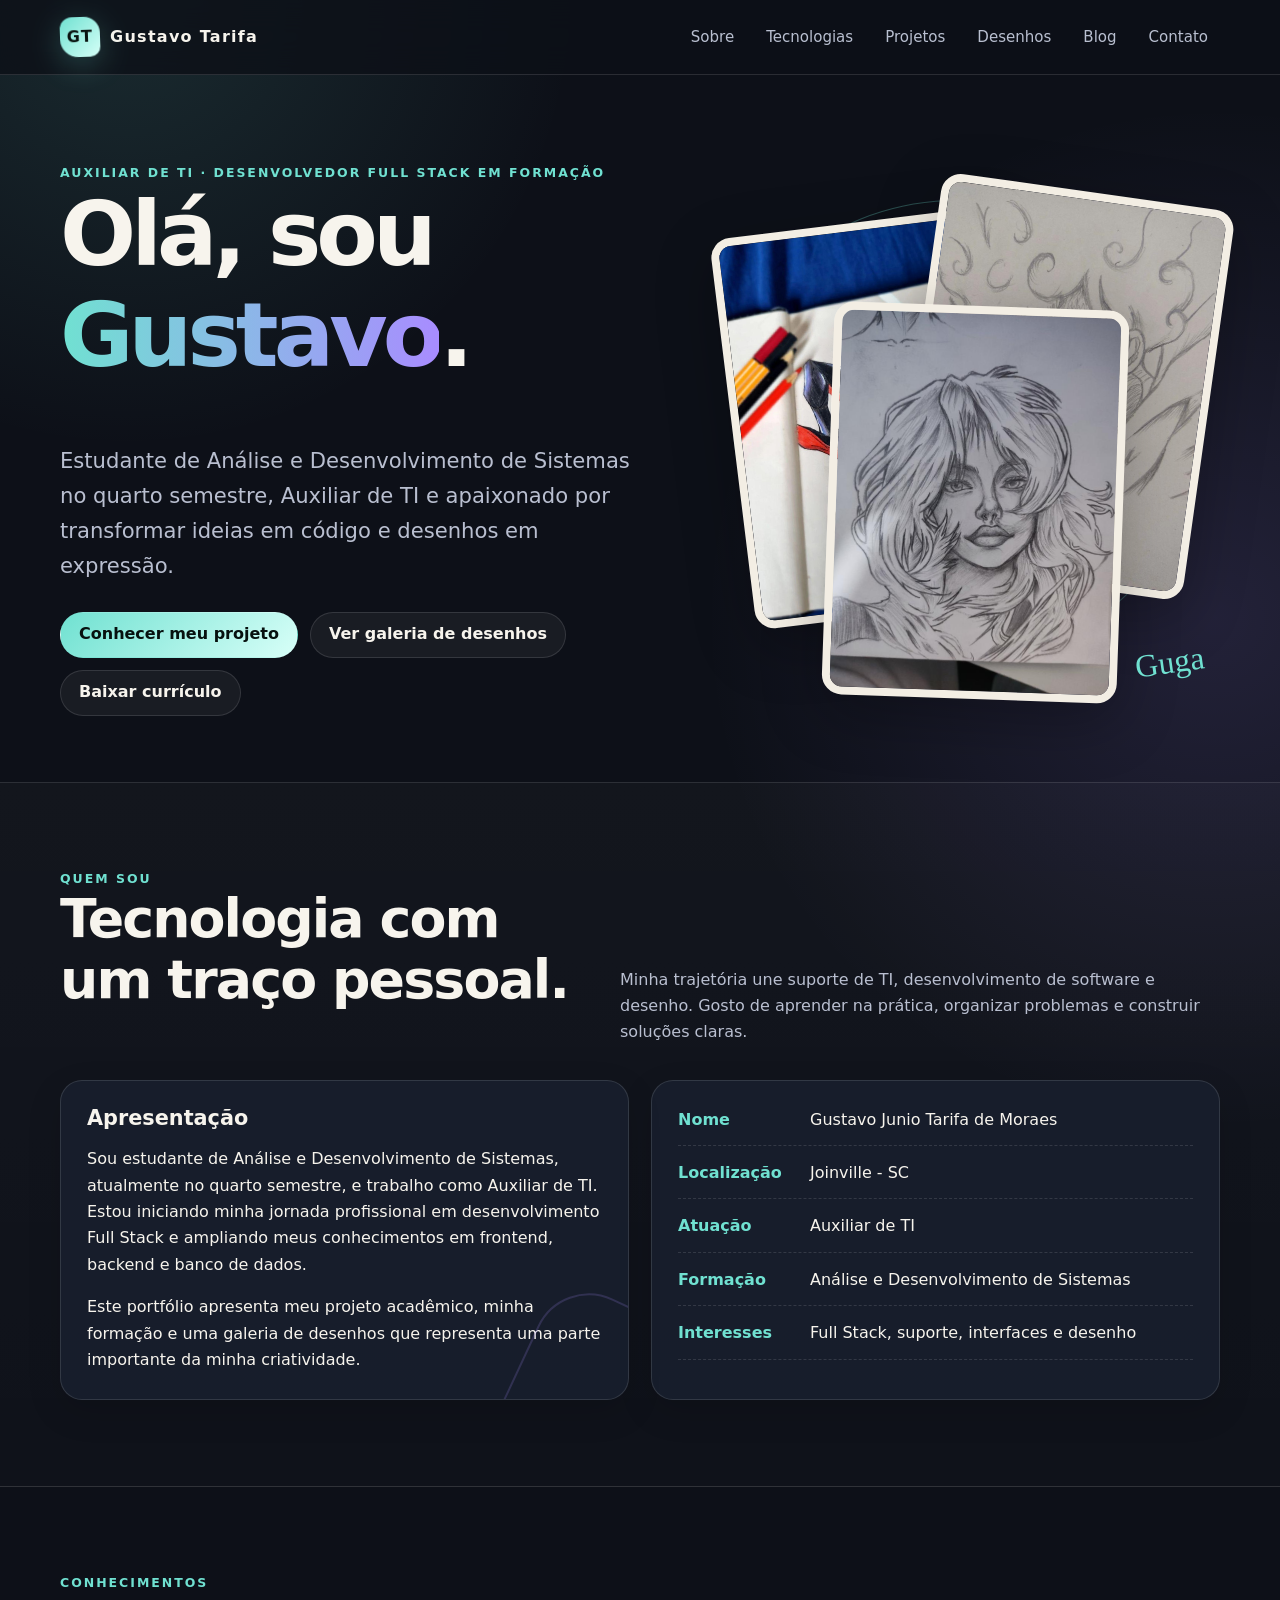
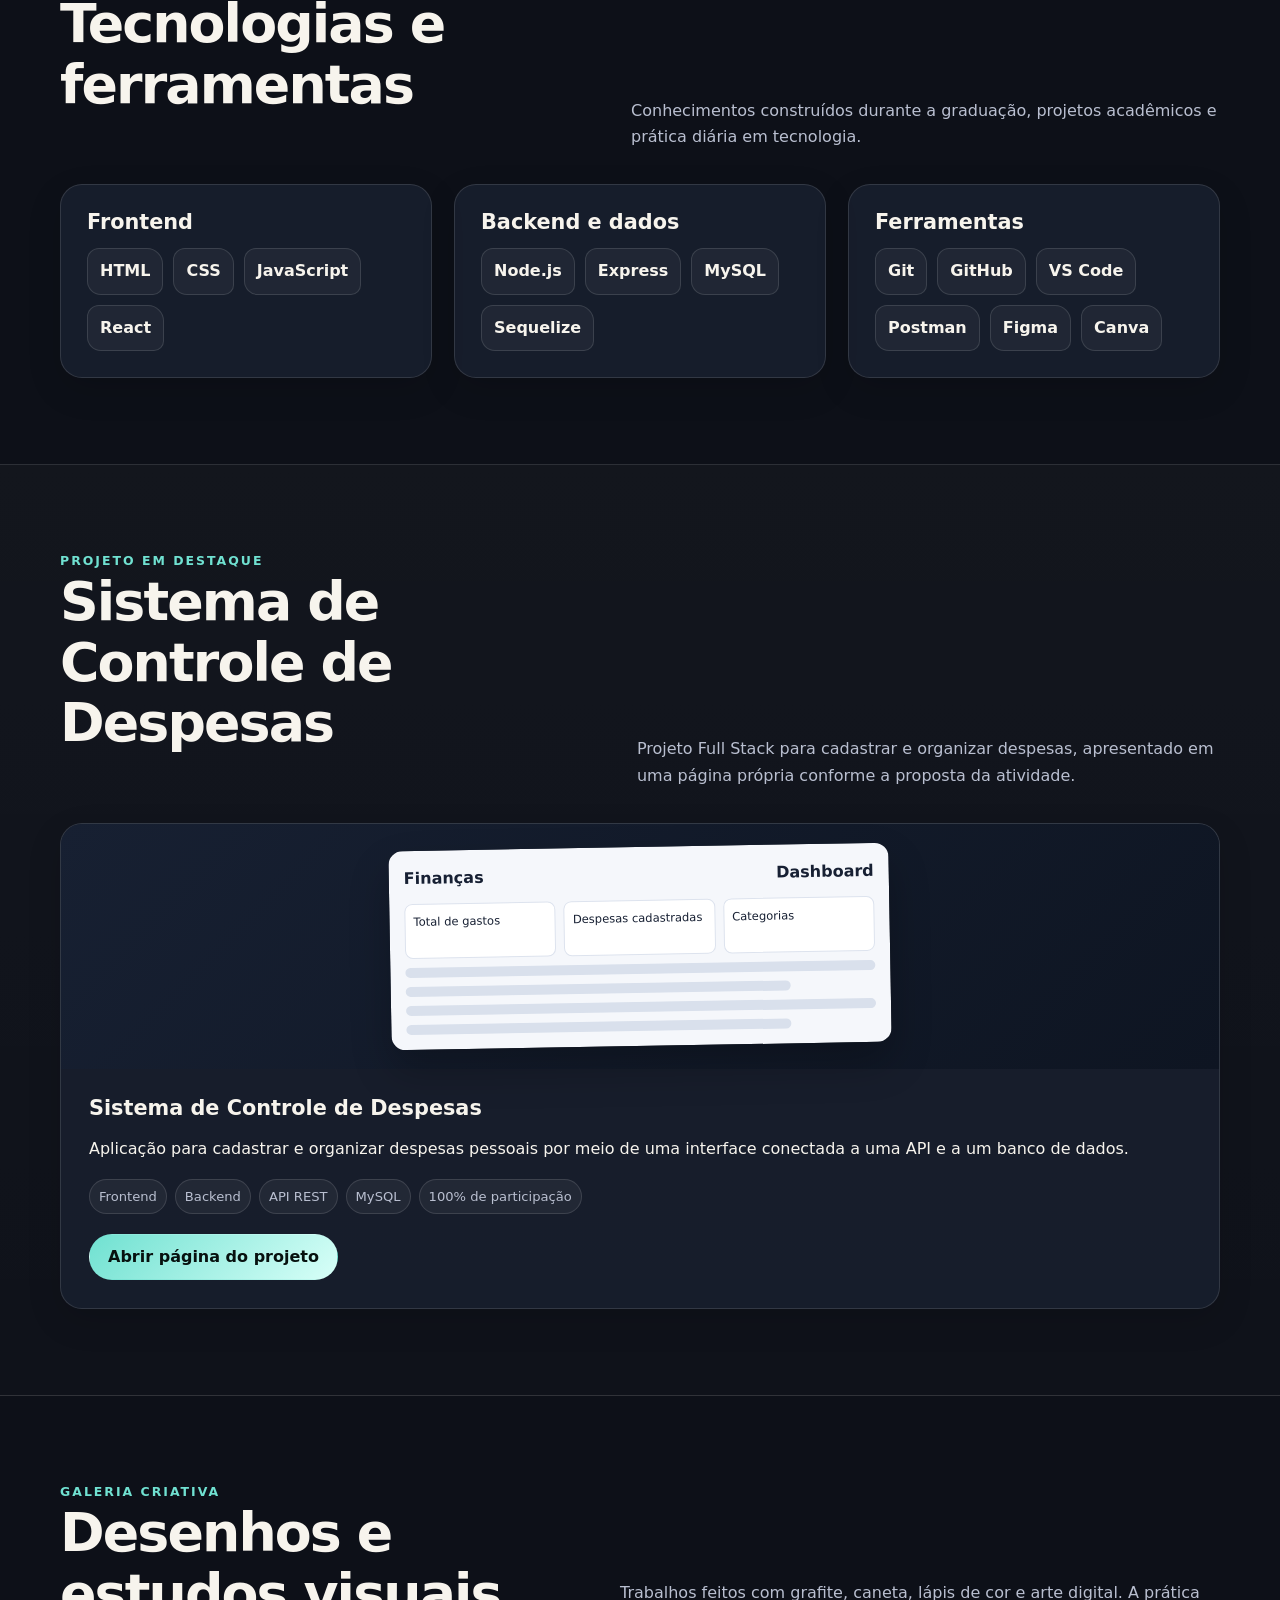
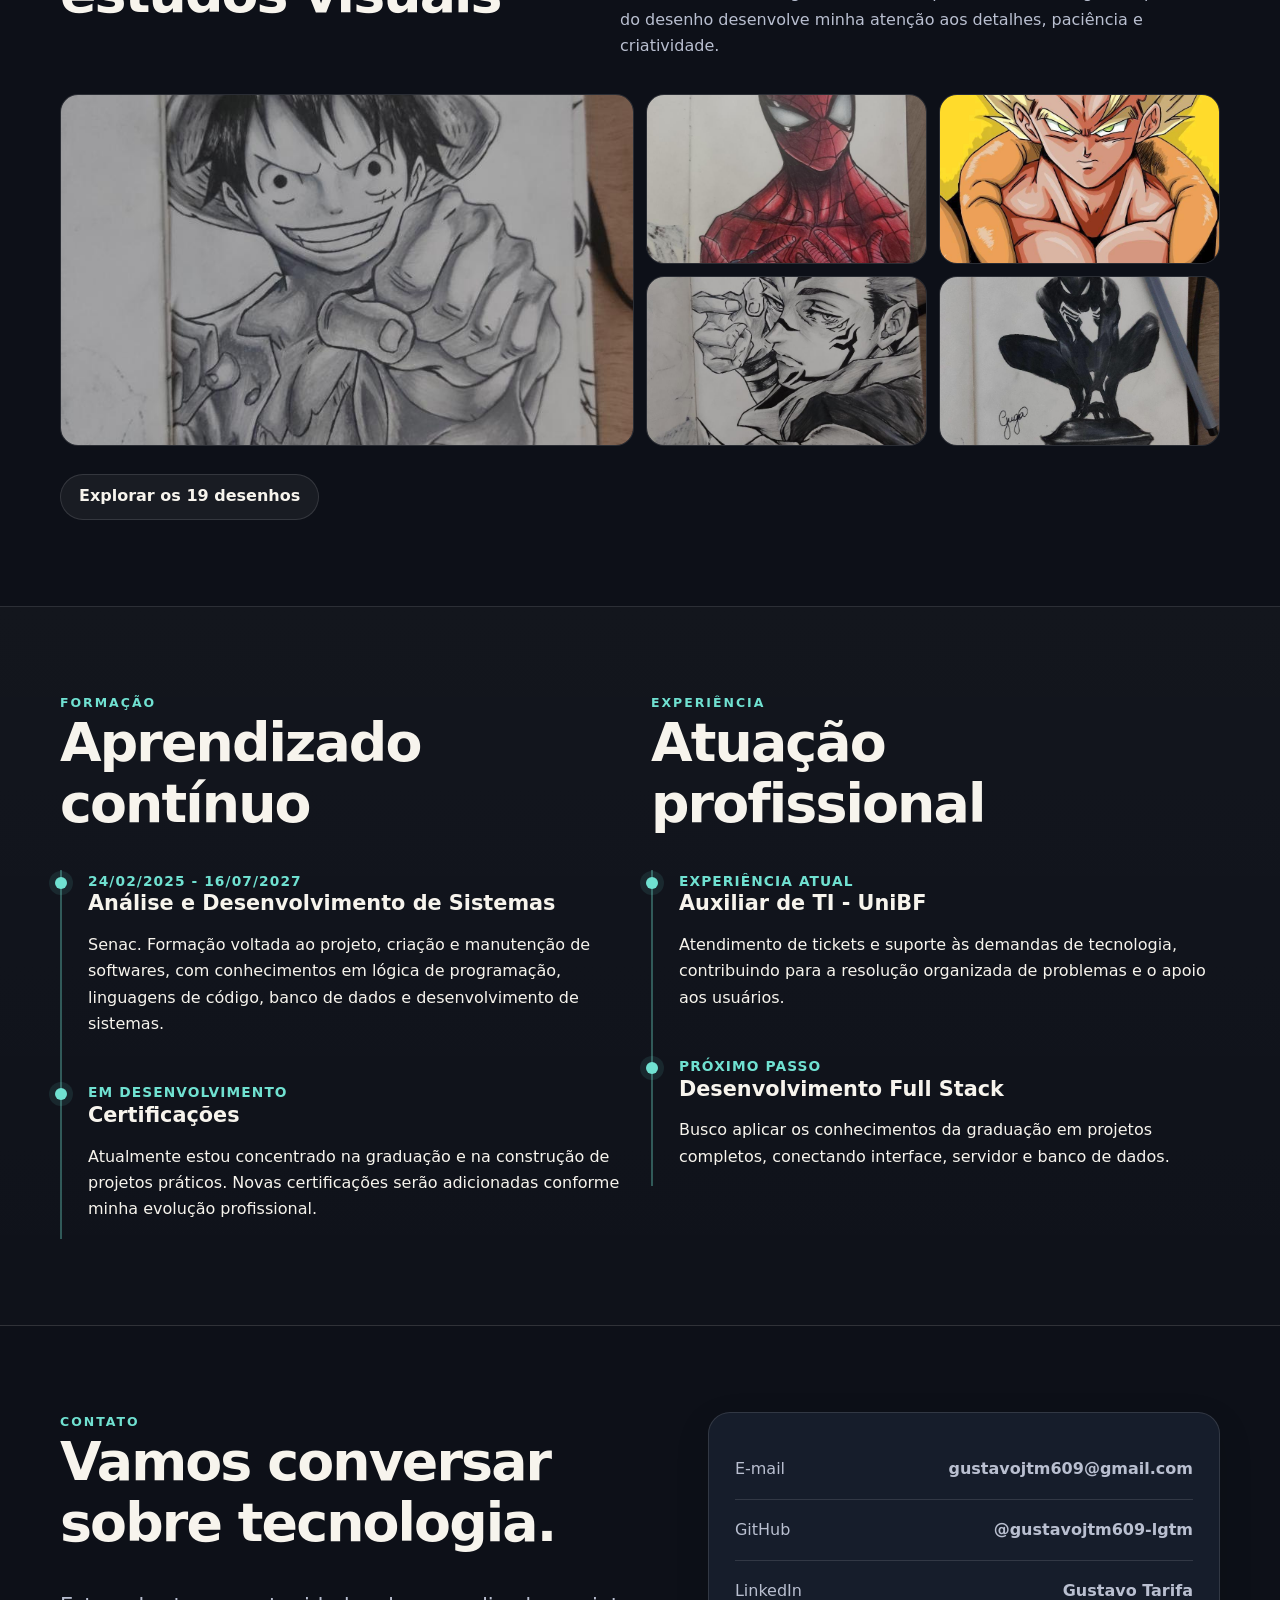
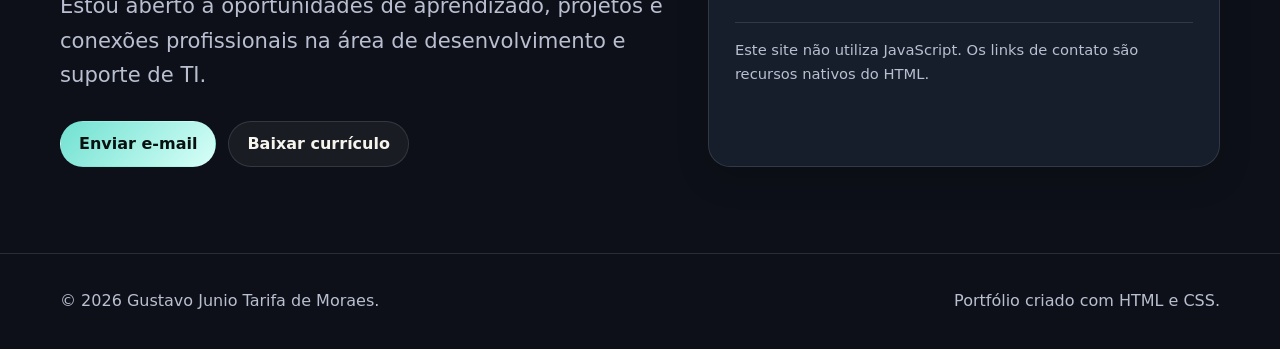
<file: index.html>
<!DOCTYPE html>
<html lang="pt-BR">
<head>
  <meta charset="UTF-8">
  <meta name="viewport" content="width=device-width, initial-scale=1.0">
  <meta name="description" content="Portfólio de Gustavo Tarifa: Auxiliar de TI, estudante de ADS, projeto Full Stack e galeria de desenhos.">
  <title>Gustavo Tarifa | Portfólio</title>
  <link rel="stylesheet" href="assets/css/style.css">
</head>
<body>
<a class="skip-link" href="#conteudo">Ir para o conteúdo</a>

<header class="site-header">
  <div class="container nav-wrap">
    <a class="brand" href="index.html"><span class="brand-mark">GT</span><span>Gustavo Tarifa</span></a>
    <nav class="nav-links" aria-label="Navegação principal">
      <a href="index.html#sobre">Sobre</a>
      <a href="index.html#tecnologias">Tecnologias</a>
      <a href="index.html#projetos">Projetos</a>
      <a href="desenhos.html">Desenhos</a>
      <a href="blog.html">Blog</a>
      <a href="index.html#contato">Contato</a>
    </nav>
  </div>
</header>
<main id="conteudo">

<section class="hero">
  <div class="container hero-grid">
    <div>
      <div class="kicker">Auxiliar de TI · Desenvolvedor Full Stack em formação</div>
      <h1>Olá, sou <span class="highlight">Gustavo</span>.</h1>
      <p class="lead">Estudante de Análise e Desenvolvimento de Sistemas no quarto semestre, Auxiliar de TI e apaixonado por transformar ideias em código e desenhos em expressão.</p>
      <div class="button-row">
        <a class="btn btn-primary" href="#projetos">Conhecer meu projeto</a>
        <a class="btn btn-secondary" href="desenhos.html">Ver galeria de desenhos</a>
        <a class="btn btn-secondary" href="documentos/curr%C3%ADculo.%20(2).pdf" download>Baixar currículo</a>
      </div>
    </div>
    <div class="hero-art" aria-label="Composição com desenhos de Gustavo">
      <div class="art-stack">
        <img src="assets/imagens/desenhos/desenho-10.jpg" alt="Ilustração colorida de herói em movimento">
        <img src="assets/imagens/desenhos/desenho-17.jpg" alt="Desenho em grafite de personagem sorridente">
        <img src="assets/imagens/desenhos/desenho-02.jpg" alt="Retrato feminino em grafite">
      </div>
      <span class="signature">Guga</span>
    </div>
  </div>
</section>

<section class="section section-soft" id="sobre">
  <div class="container">
    <div class="section-head">
      <div><div class="kicker">Quem sou</div><h2>Tecnologia com um traço pessoal.</h2></div>
      <p>Minha trajetória une suporte de TI, desenvolvimento de software e desenho. Gosto de aprender na prática, organizar problemas e construir soluções claras.</p>
    </div>
    <div class="grid-2">
      <article class="card about-card">
        <h3>Apresentação</h3>
        <p>Sou estudante de Análise e Desenvolvimento de Sistemas, atualmente no quarto semestre, e trabalho como Auxiliar de TI. Estou iniciando minha jornada profissional em desenvolvimento Full Stack e ampliando meus conhecimentos em frontend, backend e banco de dados.</p>
        <p>Este portfólio apresenta meu projeto acadêmico, minha formação e uma galeria de desenhos que representa uma parte importante da minha criatividade.</p>
      </article>
      <article class="card">
        <ul class="fact-list">
          <li><strong>Nome</strong><span>Gustavo Junio Tarifa de Moraes</span></li>
          <li><strong>Localização</strong><span>Joinville - SC</span></li>
          <li><strong>Atuação</strong><span>Auxiliar de TI</span></li>
          <li><strong>Formação</strong><span>Análise e Desenvolvimento de Sistemas</span></li>
          <li><strong>Interesses</strong><span>Full Stack, suporte, interfaces e desenho</span></li>
        </ul>
      </article>
    </div>
  </div>
</section>

<section class="section" id="tecnologias">
  <div class="container">
    <div class="section-head">
      <div><div class="kicker">Conhecimentos</div><h2>Tecnologias e ferramentas</h2></div>
      <p>Conhecimentos construídos durante a graduação, projetos acadêmicos e prática diária em tecnologia.</p>
    </div>
    <div class="grid-3">
      <article class="card"><h3>Frontend</h3><div class="tech-cloud"><span class="tech">HTML</span><span class="tech">CSS</span><span class="tech">JavaScript</span><span class="tech">React</span></div></article>
      <article class="card"><h3>Backend e dados</h3><div class="tech-cloud"><span class="tech">Node.js</span><span class="tech">Express</span><span class="tech">MySQL</span><span class="tech">Sequelize</span></div></article>
      <article class="card"><h3>Ferramentas</h3><div class="tech-cloud"><span class="tech">Git</span><span class="tech">GitHub</span><span class="tech">VS Code</span><span class="tech">Postman</span><span class="tech">Figma</span><span class="tech">Canva</span></div></article>
    </div>
  </div>
</section>

<section class="section section-soft" id="projetos">
  <div class="container">
    <div class="section-head">
      <div><div class="kicker">Projeto em destaque</div><h2>Sistema de Controle de Despesas</h2></div>
      <p>Projeto Full Stack para cadastrar e organizar despesas, apresentado em uma página própria conforme a proposta da atividade.</p>
    </div>
    <article class="card project-card">
      <div class="project-visual">
        <div class="mini-dashboard" aria-label="Representação visual do sistema de despesas">
          <div class="mini-top"><span>Finanças</span><span>Dashboard</span></div>
          <div class="mini-cards"><span>Total de gastos</span><span>Despesas cadastradas</span><span>Categorias</span></div>
          <div class="mini-row"></div><div class="mini-row"></div><div class="mini-row"></div><div class="mini-row"></div>
        </div>
      </div>
      <div class="project-body">
        <h3>Sistema de Controle de Despesas</h3>
        <p>Aplicação para cadastrar e organizar despesas pessoais por meio de uma interface conectada a uma API e a um banco de dados.</p>
        <div class="meta"><span>Frontend</span><span>Backend</span><span>API REST</span><span>MySQL</span><span>100% de participação</span></div>
        <a class="btn btn-primary" href="projeto-despesas.html">Abrir página do projeto</a>
      </div>
    </article>
  </div>
</section>

<section class="section" id="desenhos">
  <div class="container">
    <div class="section-head">
      <div><div class="kicker">Galeria criativa</div><h2>Desenhos e estudos visuais</h2></div>
      <p>Trabalhos feitos com grafite, caneta, lápis de cor e arte digital. A prática do desenho desenvolve minha atenção aos detalhes, paciência e criatividade.</p>
    </div>
    <div class="gallery-preview">
      <a href="desenhos.html"><img src="assets/imagens/desenhos/desenho-01.jpg" alt="Desenho em grafite de personagem com chapéu"></a>
      <a href="desenhos.html"><img src="assets/imagens/desenhos/desenho-03.jpg" alt="Desenho colorido de herói aracnídeo"></a>
      <a href="desenhos.html"><img src="assets/imagens/desenhos/desenho-11.jpg" alt="Arte digital de guerreiro dourado"></a>
      <a href="desenhos.html"><img src="assets/imagens/desenhos/desenho-19.jpg" alt="Desenho em preto e branco de personagem com marcas faciais"></a>
      <a href="desenhos.html"><img src="assets/imagens/desenhos/desenho-06.jpg" alt="Desenho em preto de herói aracnídeo"></a>
    </div>
    <div class="button-row"><a class="btn btn-secondary" href="desenhos.html">Explorar os 19 desenhos</a></div>
  </div>
</section>

<section class="section section-soft" id="trajetoria">
  <div class="container grid-2">
    <div>
      <div class="kicker">Formação</div><h2>Aprendizado contínuo</h2>
      <div class="timeline">
        <article><div class="date">24/02/2025 - 16/07/2027</div><h3>Análise e Desenvolvimento de Sistemas</h3><p>Senac. Formação voltada ao projeto, criação e manutenção de softwares, com conhecimentos em lógica de programação, linguagens de código, banco de dados e desenvolvimento de sistemas.</p></article>
        <article><div class="date">Em desenvolvimento</div><h3>Certificações</h3><p>Atualmente estou concentrado na graduação e na construção de projetos práticos. Novas certificações serão adicionadas conforme minha evolução profissional.</p></article>
      </div>
    </div>
    <div>
      <div class="kicker">Experiência</div><h2>Atuação profissional</h2>
      <div class="timeline">
        <article><div class="date">Experiência atual</div><h3>Auxiliar de TI - UniBF</h3><p>Atendimento de tickets e suporte às demandas de tecnologia, contribuindo para a resolução organizada de problemas e o apoio aos usuários.</p></article>
        <article><div class="date">Próximo passo</div><h3>Desenvolvimento Full Stack</h3><p>Busco aplicar os conhecimentos da graduação em projetos completos, conectando interface, servidor e banco de dados.</p></article>
      </div>
    </div>
  </div>
</section>

<section class="section" id="contato">
  <div class="container contact-grid">
    <div>
      <div class="kicker">Contato</div><h2>Vamos conversar sobre tecnologia.</h2>
      <p class="lead">Estou aberto a oportunidades de aprendizado, projetos e conexões profissionais na área de desenvolvimento e suporte de TI.</p>
      <div class="button-row"><a class="btn btn-primary" href="mailto:gustavojtm609@gmail.com">Enviar e-mail</a><a class="btn btn-secondary" href="documentos/curr%C3%ADculo.%20(2).pdf" download>Baixar currículo</a></div>
    </div>
    <div class="card">
      <a class="contact-link" href="mailto:gustavojtm609@gmail.com"><span>E-mail</span><strong>gustavojtm609@gmail.com</strong></a>
      <a class="contact-link" href="https://github.com/gustavojtm609-lgtm" target="_blank" rel="noopener"><span>GitHub</span><strong>@gustavojtm609-lgtm</strong></a>
      <a class="contact-link" href="https://www.linkedin.com/in/gustavo-tarifa-92034a1b9" target="_blank" rel="noopener"><span>LinkedIn</span><strong>Gustavo Tarifa</strong></a>
      <p class="note">Este site não utiliza JavaScript. Os links de contato são recursos nativos do HTML.</p>
    </div>
  </div>
</section>

</main>

<footer class="footer">
  <div class="container footer-grid">
    <span>© 2026 Gustavo Junio Tarifa de Moraes.</span>
    <span>Portfólio criado com HTML e CSS.</span>
  </div>
</footer>
</body>
</html>
</file>
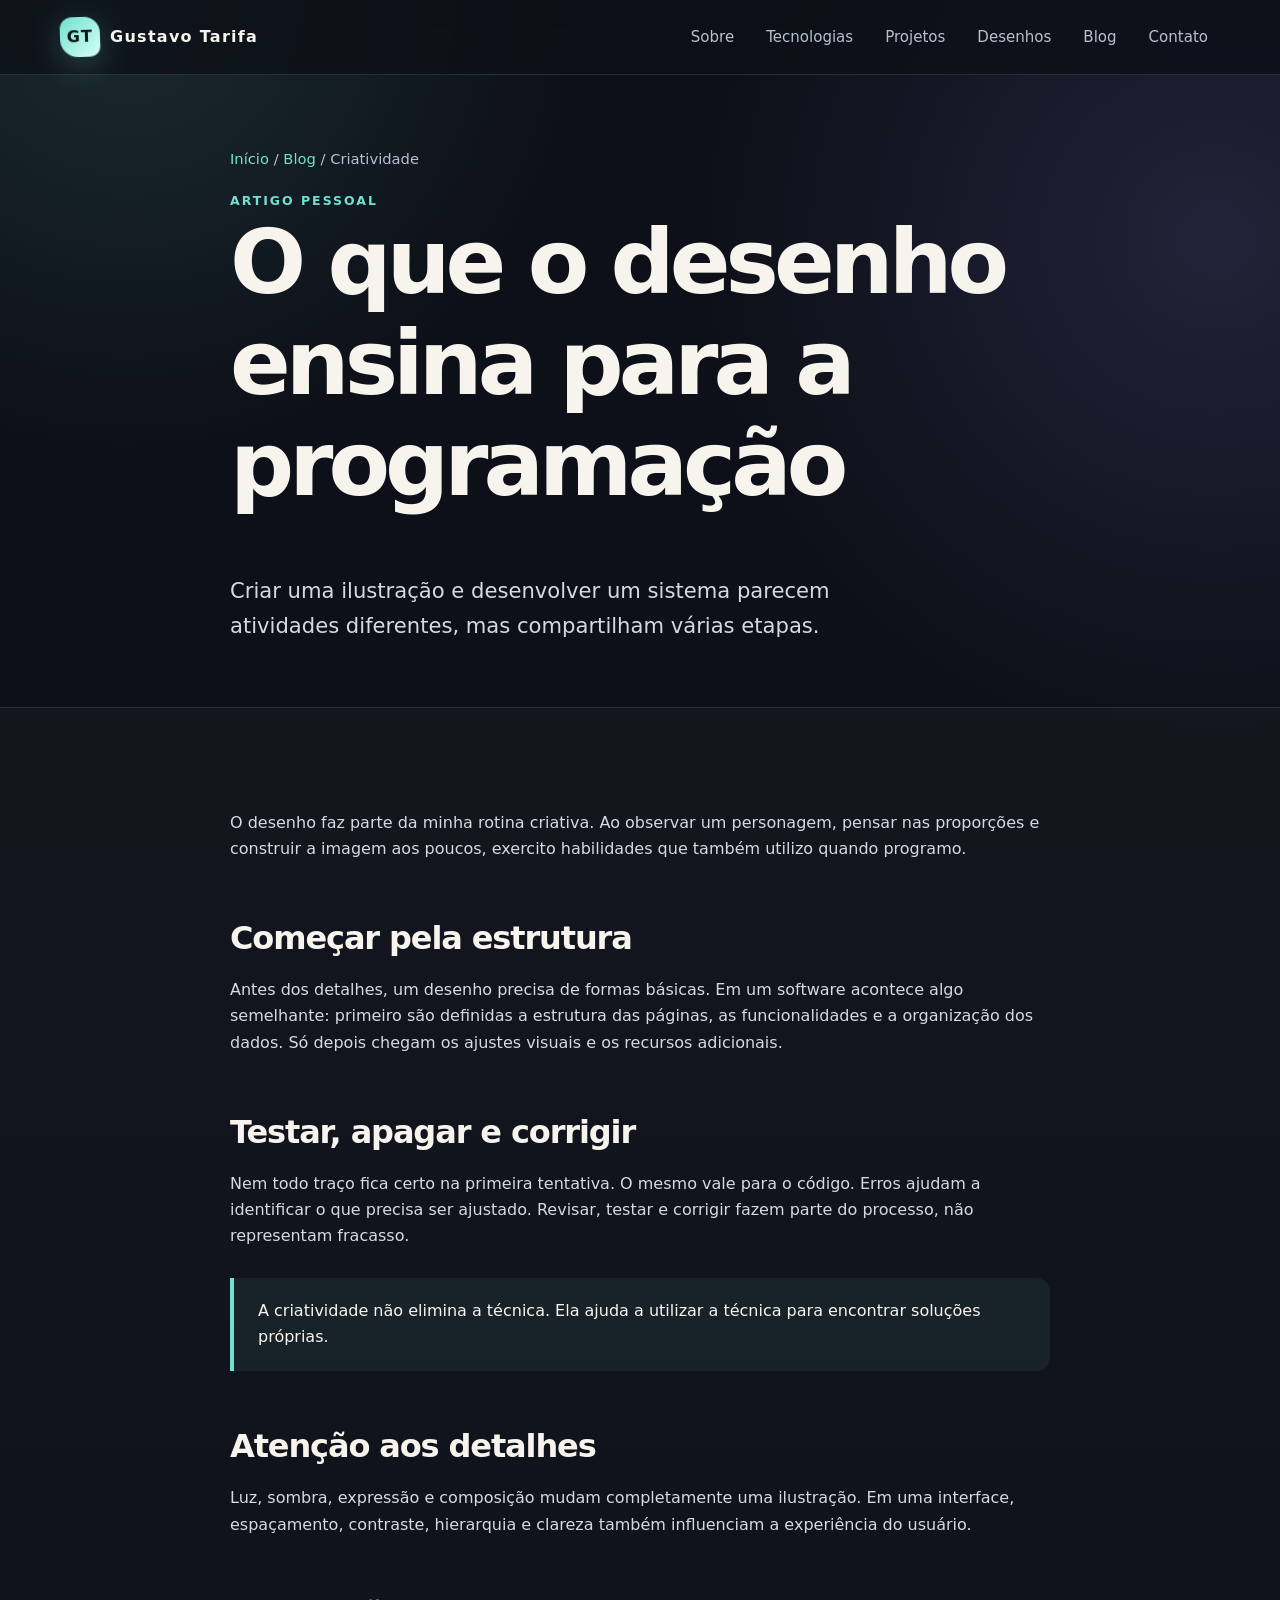
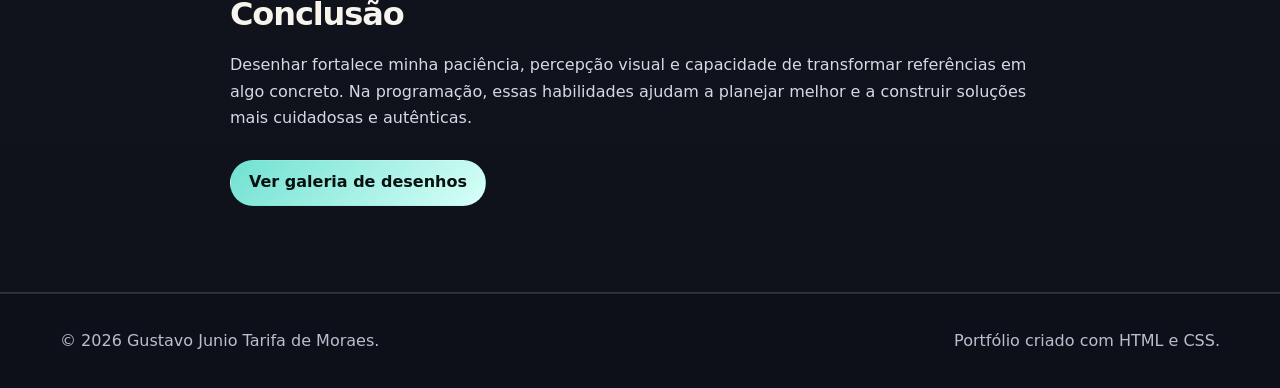
<file: artigo-criatividade.html>
<!DOCTYPE html>
<html lang="pt-BR">
<head>
  <meta charset="UTF-8">
  <meta name="viewport" content="width=device-width, initial-scale=1.0">
  <meta name="description" content="Artigo de Gustavo Tarifa sobre a relação entre desenho, criatividade e programação.">
  <title>Criatividade, desenho e programação | Gustavo Tarifa</title>
  <link rel="stylesheet" href="assets/css/style.css">
</head>
<body>
<a class="skip-link" href="#conteudo">Ir para o conteúdo</a>

<header class="site-header">
  <div class="container nav-wrap">
    <a class="brand" href="index.html"><span class="brand-mark">GT</span><span>Gustavo Tarifa</span></a>
    <nav class="nav-links" aria-label="Navegação principal">
      <a href="index.html#sobre">Sobre</a>
      <a href="index.html#tecnologias">Tecnologias</a>
      <a href="index.html#projetos">Projetos</a>
      <a href="desenhos.html">Desenhos</a>
      <a href="blog.html">Blog</a>
      <a href="index.html#contato">Contato</a>
    </nav>
  </div>
</header>
<main id="conteudo">

<section class="page-hero"><div class="container article"><div class="breadcrumb"><a href="index.html">Início</a> / <a href="blog.html">Blog</a> / Criatividade</div><div class="kicker">Artigo pessoal</div><h1>O que o desenho ensina para a programação</h1><p class="lead">Criar uma ilustração e desenvolver um sistema parecem atividades diferentes, mas compartilham várias etapas.</p></div></section>
<section class="section section-soft"><article class="container article">
<p>O desenho faz parte da minha rotina criativa. Ao observar um personagem, pensar nas proporções e construir a imagem aos poucos, exercito habilidades que também utilizo quando programo.</p>
<h2>Começar pela estrutura</h2><p>Antes dos detalhes, um desenho precisa de formas básicas. Em um software acontece algo semelhante: primeiro são definidas a estrutura das páginas, as funcionalidades e a organização dos dados. Só depois chegam os ajustes visuais e os recursos adicionais.</p>
<h2>Testar, apagar e corrigir</h2><p>Nem todo traço fica certo na primeira tentativa. O mesmo vale para o código. Erros ajudam a identificar o que precisa ser ajustado. Revisar, testar e corrigir fazem parte do processo, não representam fracasso.</p>
<blockquote>A criatividade não elimina a técnica. Ela ajuda a utilizar a técnica para encontrar soluções próprias.</blockquote>
<h2>Atenção aos detalhes</h2><p>Luz, sombra, expressão e composição mudam completamente uma ilustração. Em uma interface, espaçamento, contraste, hierarquia e clareza também influenciam a experiência do usuário.</p>
<h2>Conclusão</h2><p>Desenhar fortalece minha paciência, percepção visual e capacidade de transformar referências em algo concreto. Na programação, essas habilidades ajudam a planejar melhor e a construir soluções mais cuidadosas e autênticas.</p>
<div class="button-row"><a class="btn btn-primary" href="desenhos.html">Ver galeria de desenhos</a></div>
</article></section>

</main>

<footer class="footer">
  <div class="container footer-grid">
    <span>© 2026 Gustavo Junio Tarifa de Moraes.</span>
    <span>Portfólio criado com HTML e CSS.</span>
  </div>
</footer>
</body>
</html>
</file>
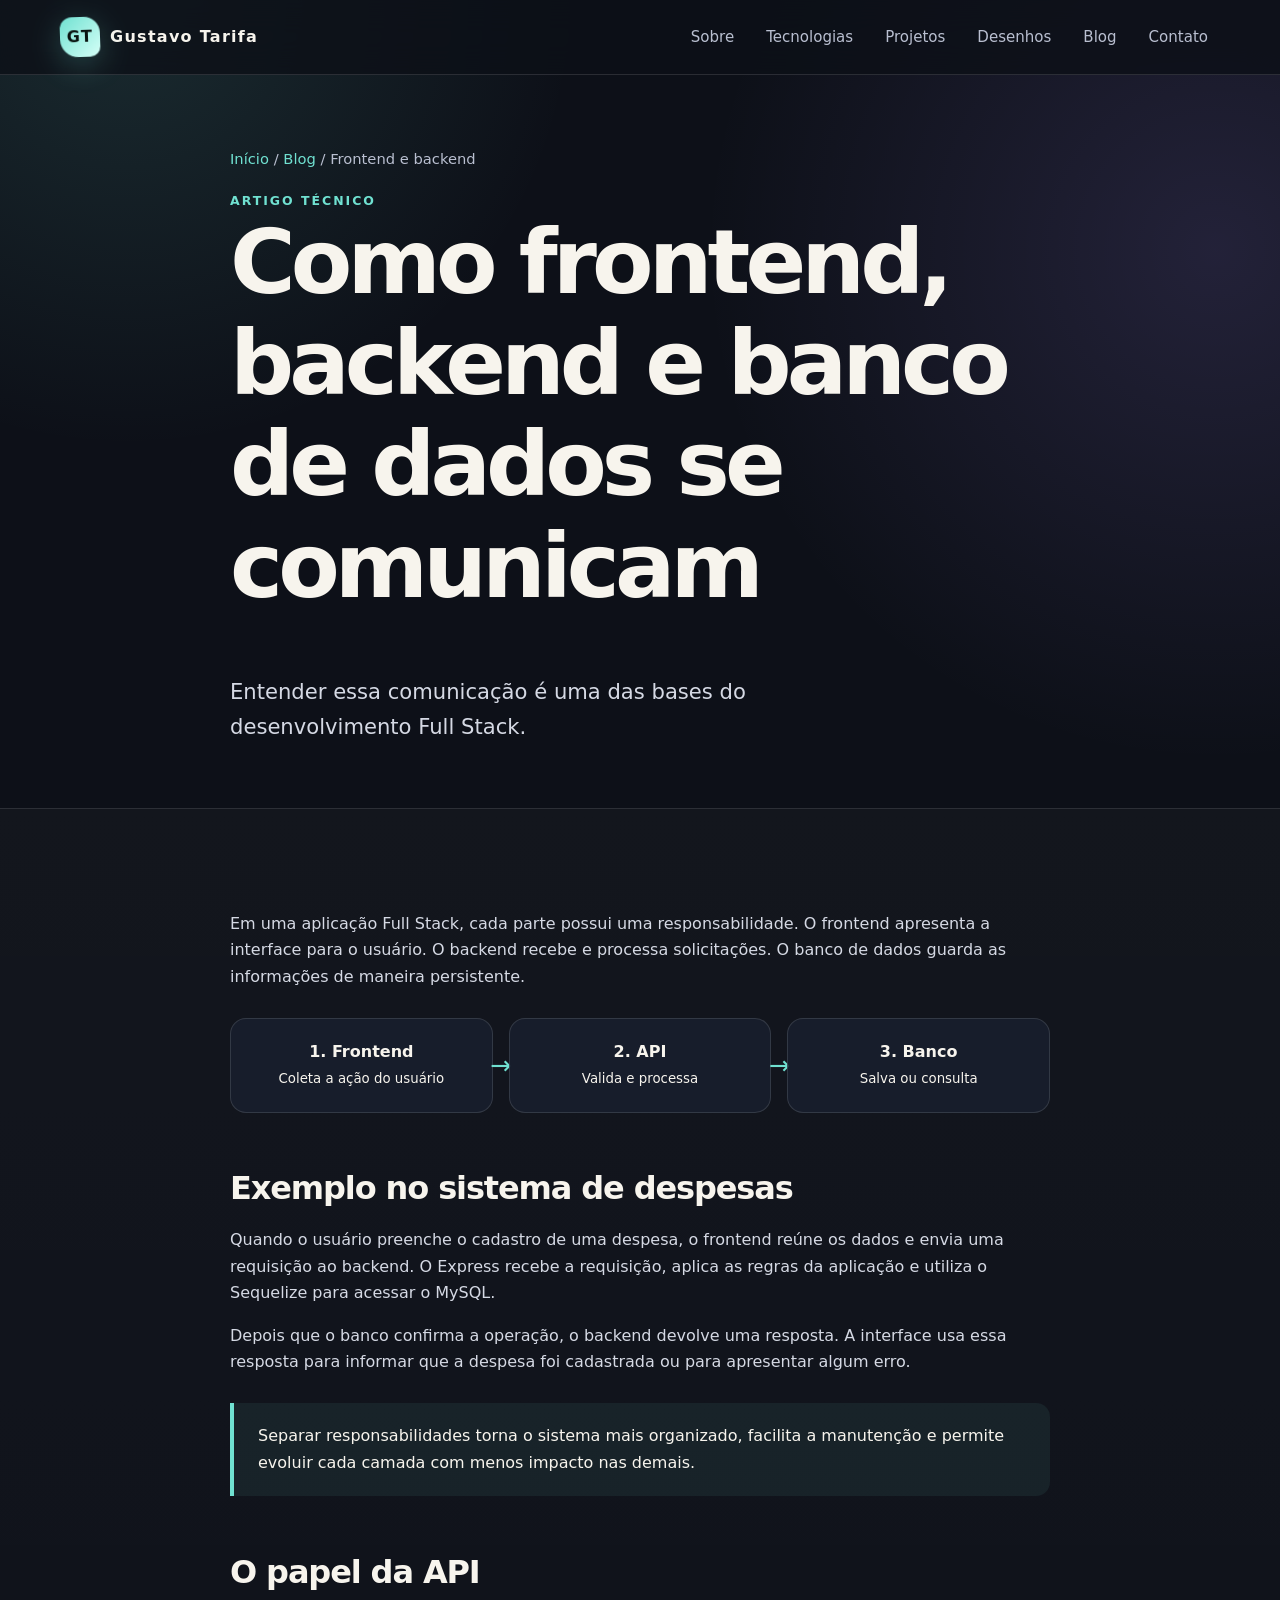
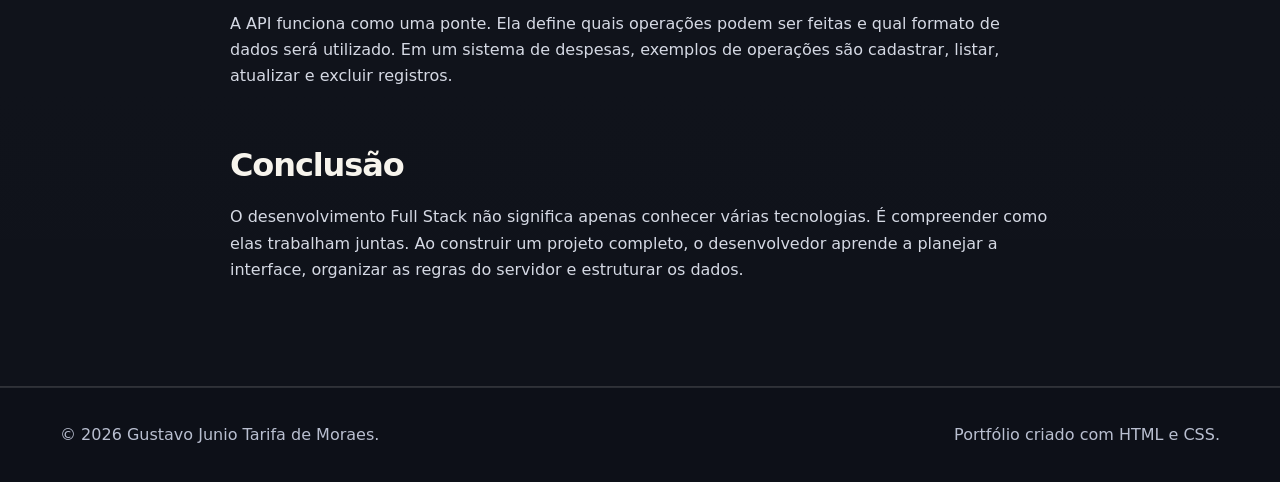
<file: artigo-fullstack.html>
<!DOCTYPE html>
<html lang="pt-BR">
<head>
  <meta charset="UTF-8">
  <meta name="viewport" content="width=device-width, initial-scale=1.0">
  <meta name="description" content="Artigo sobre comunicação entre frontend, backend, API e banco de dados.">
  <title>Como frontend e backend se comunicam | Gustavo Tarifa</title>
  <link rel="stylesheet" href="assets/css/style.css">
</head>
<body>
<a class="skip-link" href="#conteudo">Ir para o conteúdo</a>

<header class="site-header">
  <div class="container nav-wrap">
    <a class="brand" href="index.html"><span class="brand-mark">GT</span><span>Gustavo Tarifa</span></a>
    <nav class="nav-links" aria-label="Navegação principal">
      <a href="index.html#sobre">Sobre</a>
      <a href="index.html#tecnologias">Tecnologias</a>
      <a href="index.html#projetos">Projetos</a>
      <a href="desenhos.html">Desenhos</a>
      <a href="blog.html">Blog</a>
      <a href="index.html#contato">Contato</a>
    </nav>
  </div>
</header>
<main id="conteudo">

<section class="page-hero"><div class="container article"><div class="breadcrumb"><a href="index.html">Início</a> / <a href="blog.html">Blog</a> / Frontend e backend</div><div class="kicker">Artigo técnico</div><h1>Como frontend, backend e banco de dados se comunicam</h1><p class="lead">Entender essa comunicação é uma das bases do desenvolvimento Full Stack.</p></div></section>
<section class="section section-soft"><article class="container article">
<p>Em uma aplicação Full Stack, cada parte possui uma responsabilidade. O frontend apresenta a interface para o usuário. O backend recebe e processa solicitações. O banco de dados guarda as informações de maneira persistente.</p>
<div class="code-flow"><div class="flow-box"><strong>1. Frontend</strong><br><small>Coleta a ação do usuário</small></div><div class="flow-box"><strong>2. API</strong><br><small>Valida e processa</small></div><div class="flow-box"><strong>3. Banco</strong><br><small>Salva ou consulta</small></div></div>
<h2>Exemplo no sistema de despesas</h2><p>Quando o usuário preenche o cadastro de uma despesa, o frontend reúne os dados e envia uma requisição ao backend. O Express recebe a requisição, aplica as regras da aplicação e utiliza o Sequelize para acessar o MySQL.</p><p>Depois que o banco confirma a operação, o backend devolve uma resposta. A interface usa essa resposta para informar que a despesa foi cadastrada ou para apresentar algum erro.</p>
<blockquote>Separar responsabilidades torna o sistema mais organizado, facilita a manutenção e permite evoluir cada camada com menos impacto nas demais.</blockquote>
<h2>O papel da API</h2><p>A API funciona como uma ponte. Ela define quais operações podem ser feitas e qual formato de dados será utilizado. Em um sistema de despesas, exemplos de operações são cadastrar, listar, atualizar e excluir registros.</p>
<h2>Conclusão</h2><p>O desenvolvimento Full Stack não significa apenas conhecer várias tecnologias. É compreender como elas trabalham juntas. Ao construir um projeto completo, o desenvolvedor aprende a planejar a interface, organizar as regras do servidor e estruturar os dados.</p>
</article></section>

</main>

<footer class="footer">
  <div class="container footer-grid">
    <span>© 2026 Gustavo Junio Tarifa de Moraes.</span>
    <span>Portfólio criado com HTML e CSS.</span>
  </div>
</footer>
</body>
</html>
</file>
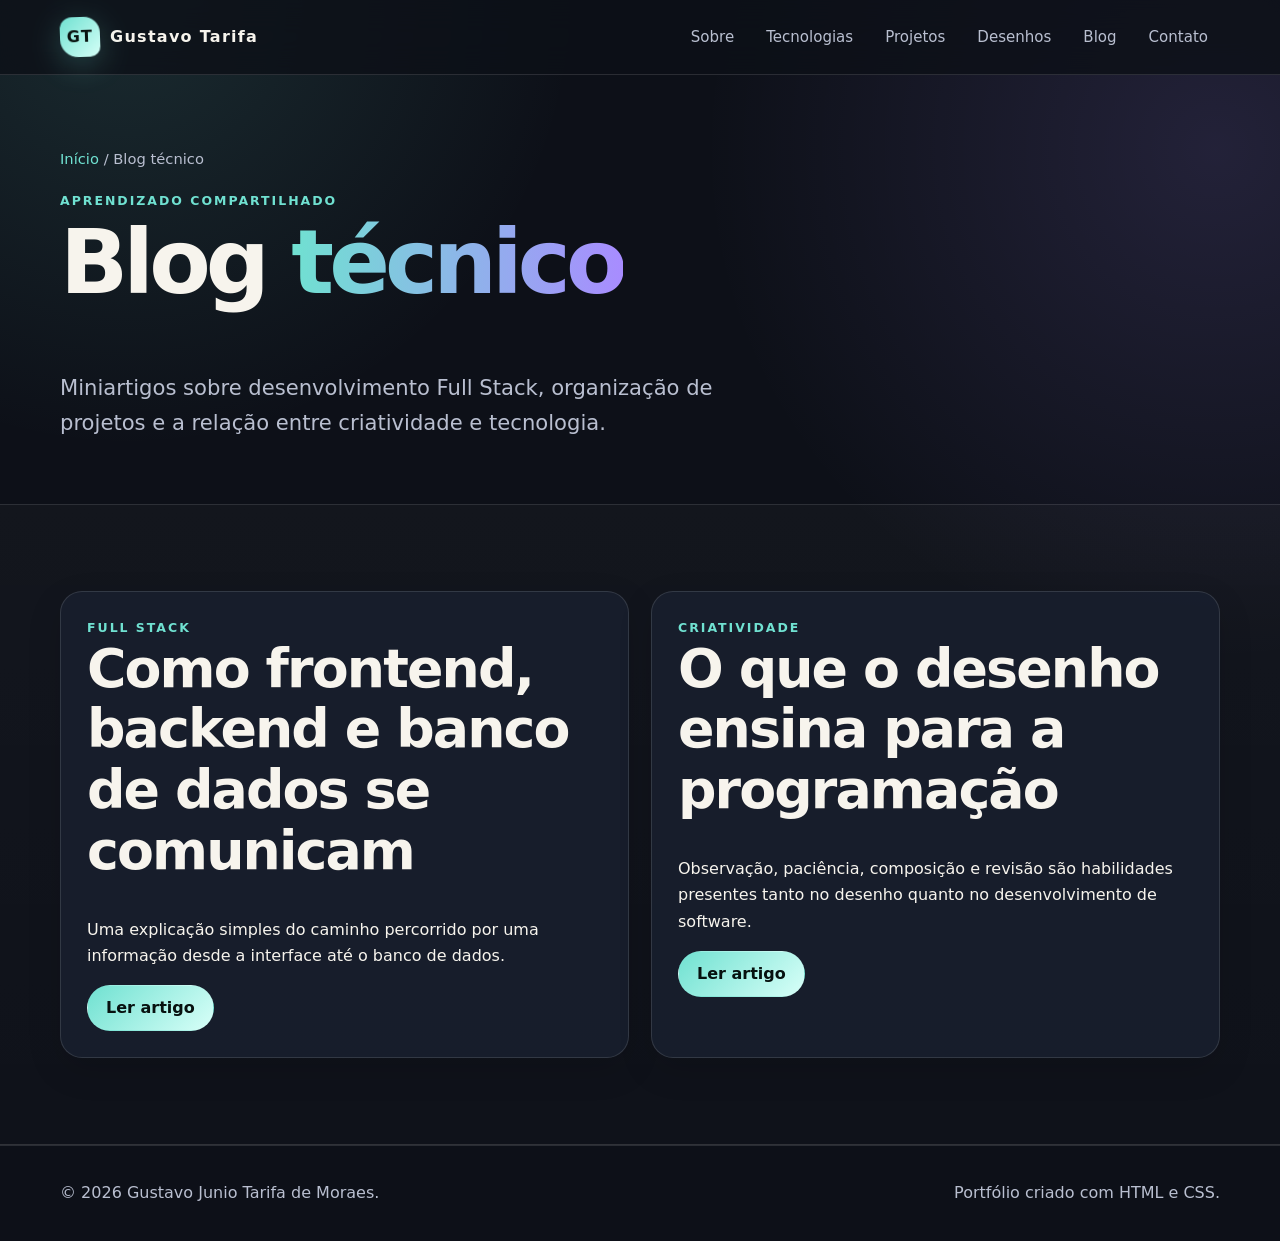
<file: blog.html>
<!DOCTYPE html>
<html lang="pt-BR">
<head>
  <meta charset="UTF-8">
  <meta name="viewport" content="width=device-width, initial-scale=1.0">
  <meta name="description" content="Blog técnico de Gustavo Tarifa sobre desenvolvimento Full Stack e criatividade.">
  <title>Blog técnico | Gustavo Tarifa</title>
  <link rel="stylesheet" href="assets/css/style.css">
</head>
<body>
<a class="skip-link" href="#conteudo">Ir para o conteúdo</a>

<header class="site-header">
  <div class="container nav-wrap">
    <a class="brand" href="index.html"><span class="brand-mark">GT</span><span>Gustavo Tarifa</span></a>
    <nav class="nav-links" aria-label="Navegação principal">
      <a href="index.html#sobre">Sobre</a>
      <a href="index.html#tecnologias">Tecnologias</a>
      <a href="index.html#projetos">Projetos</a>
      <a href="desenhos.html">Desenhos</a>
      <a href="blog.html">Blog</a>
      <a href="index.html#contato">Contato</a>
    </nav>
  </div>
</header>
<main id="conteudo">

<section class="page-hero"><div class="container"><div class="breadcrumb"><a href="index.html">Início</a> / Blog técnico</div><div class="kicker">Aprendizado compartilhado</div><h1>Blog <span class="highlight">técnico</span></h1><p class="lead">Miniartigos sobre desenvolvimento Full Stack, organização de projetos e a relação entre criatividade e tecnologia.</p></div></section>
<section class="section section-soft"><div class="container grid-2">
<article class="card"><div class="kicker">Full Stack</div><h2>Como frontend, backend e banco de dados se comunicam</h2><p>Uma explicação simples do caminho percorrido por uma informação desde a interface até o banco de dados.</p><a class="btn btn-primary" href="artigo-fullstack.html">Ler artigo</a></article>
<article class="card"><div class="kicker">Criatividade</div><h2>O que o desenho ensina para a programação</h2><p>Observação, paciência, composição e revisão são habilidades presentes tanto no desenho quanto no desenvolvimento de software.</p><a class="btn btn-primary" href="artigo-criatividade.html">Ler artigo</a></article>
</div></section>

</main>

<footer class="footer">
  <div class="container footer-grid">
    <span>© 2026 Gustavo Junio Tarifa de Moraes.</span>
    <span>Portfólio criado com HTML e CSS.</span>
  </div>
</footer>
</body>
</html>
</file>
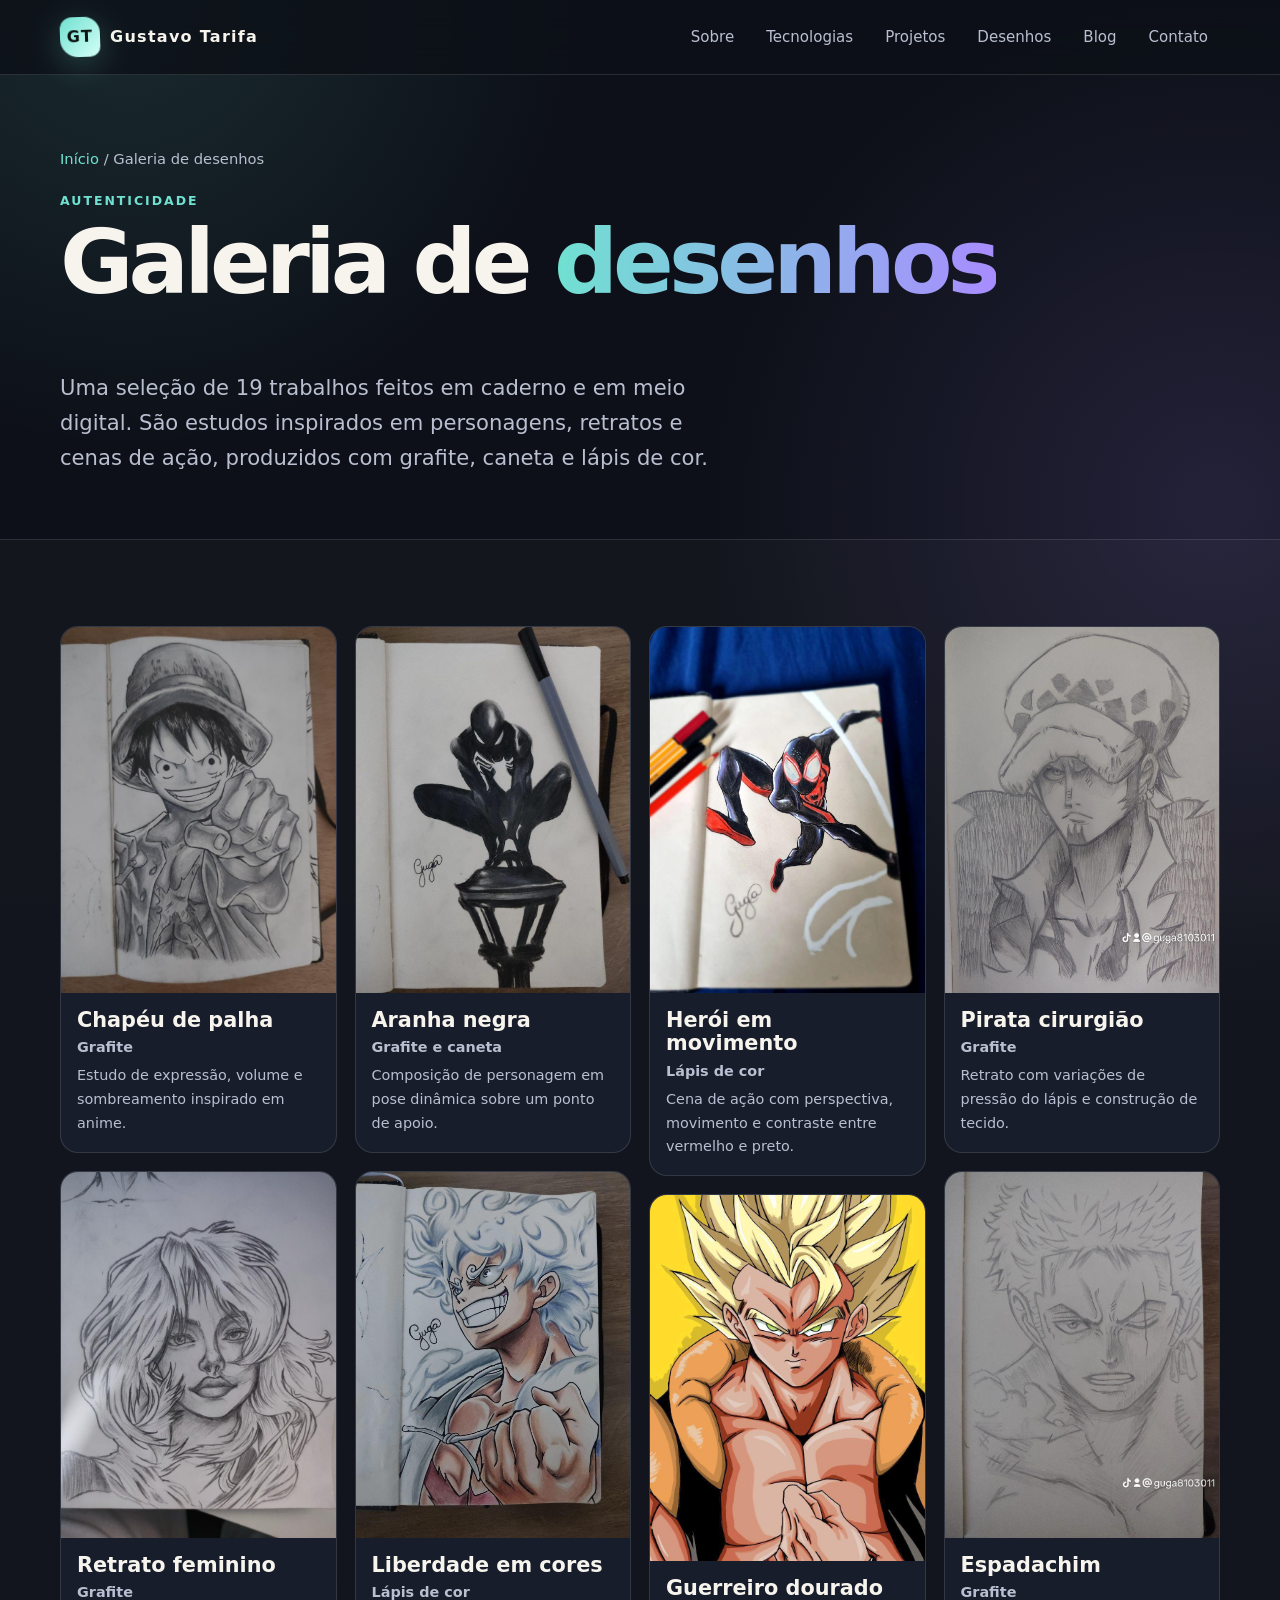
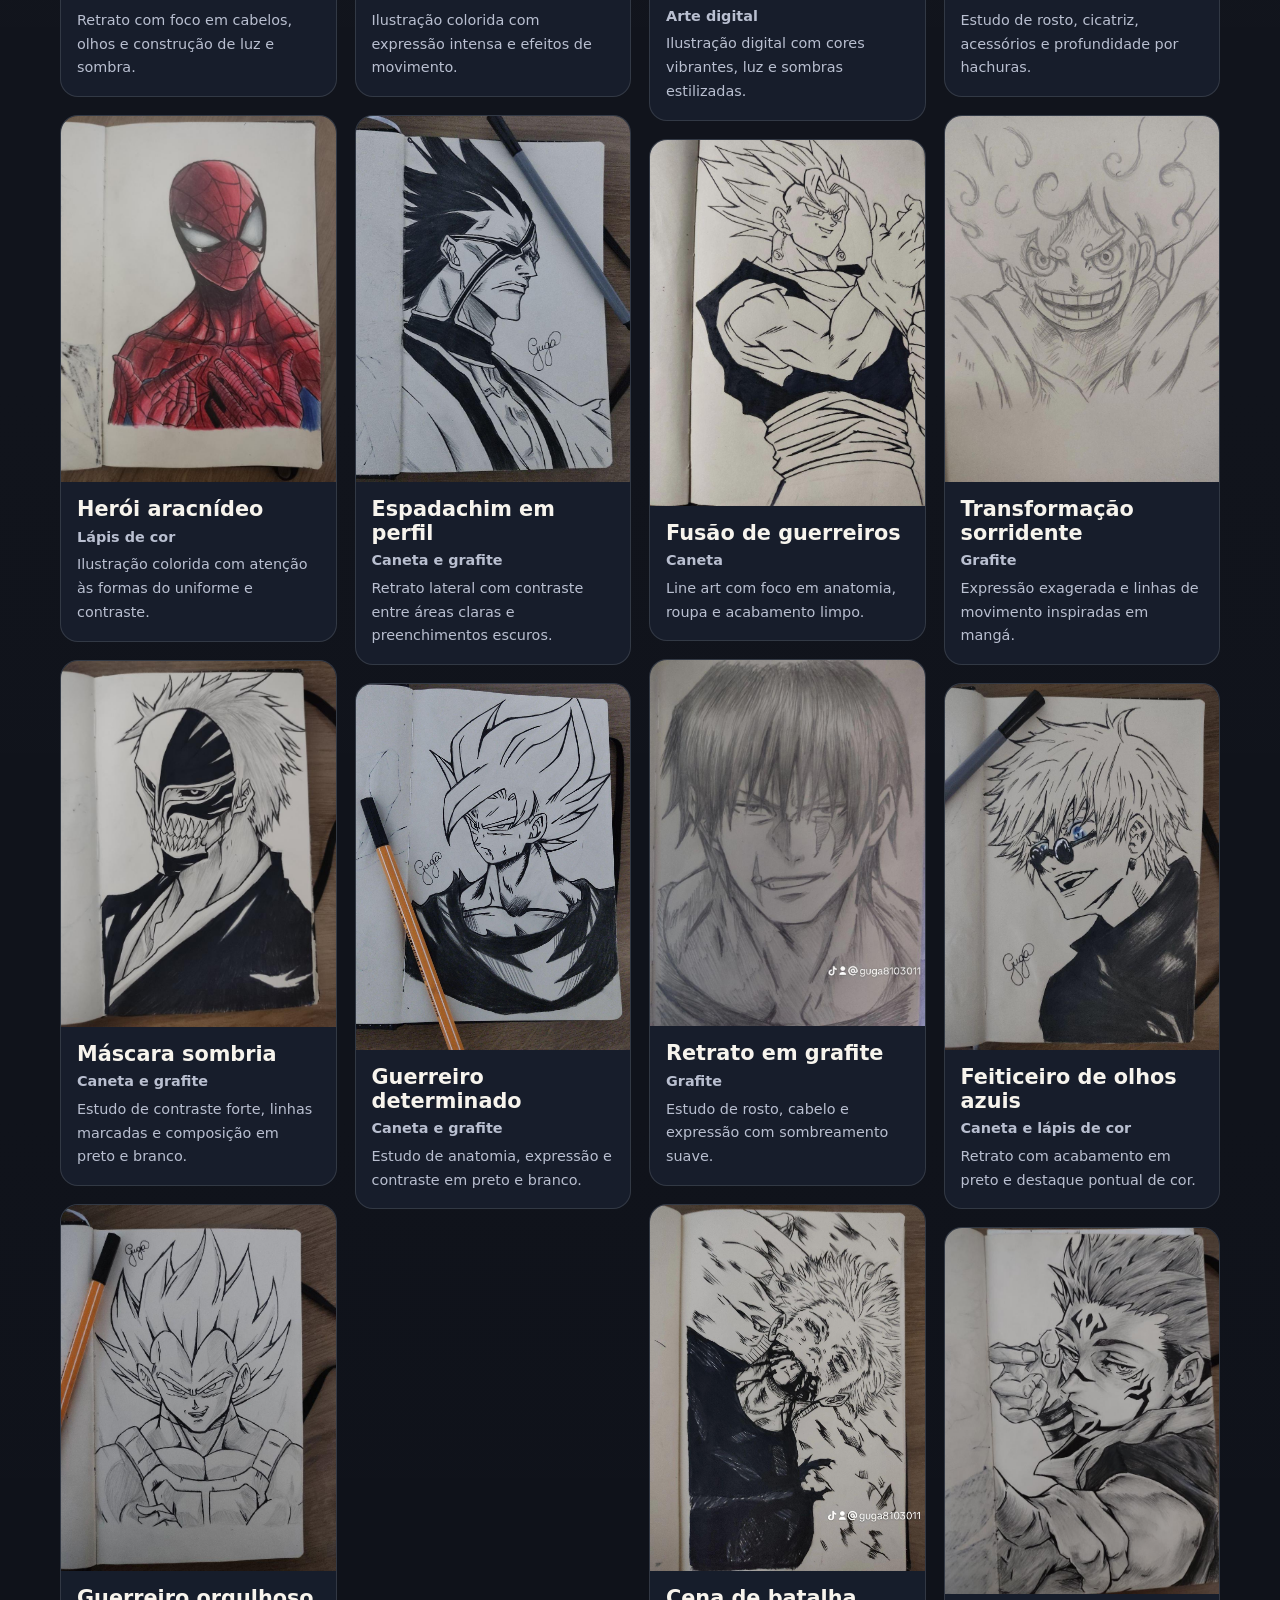
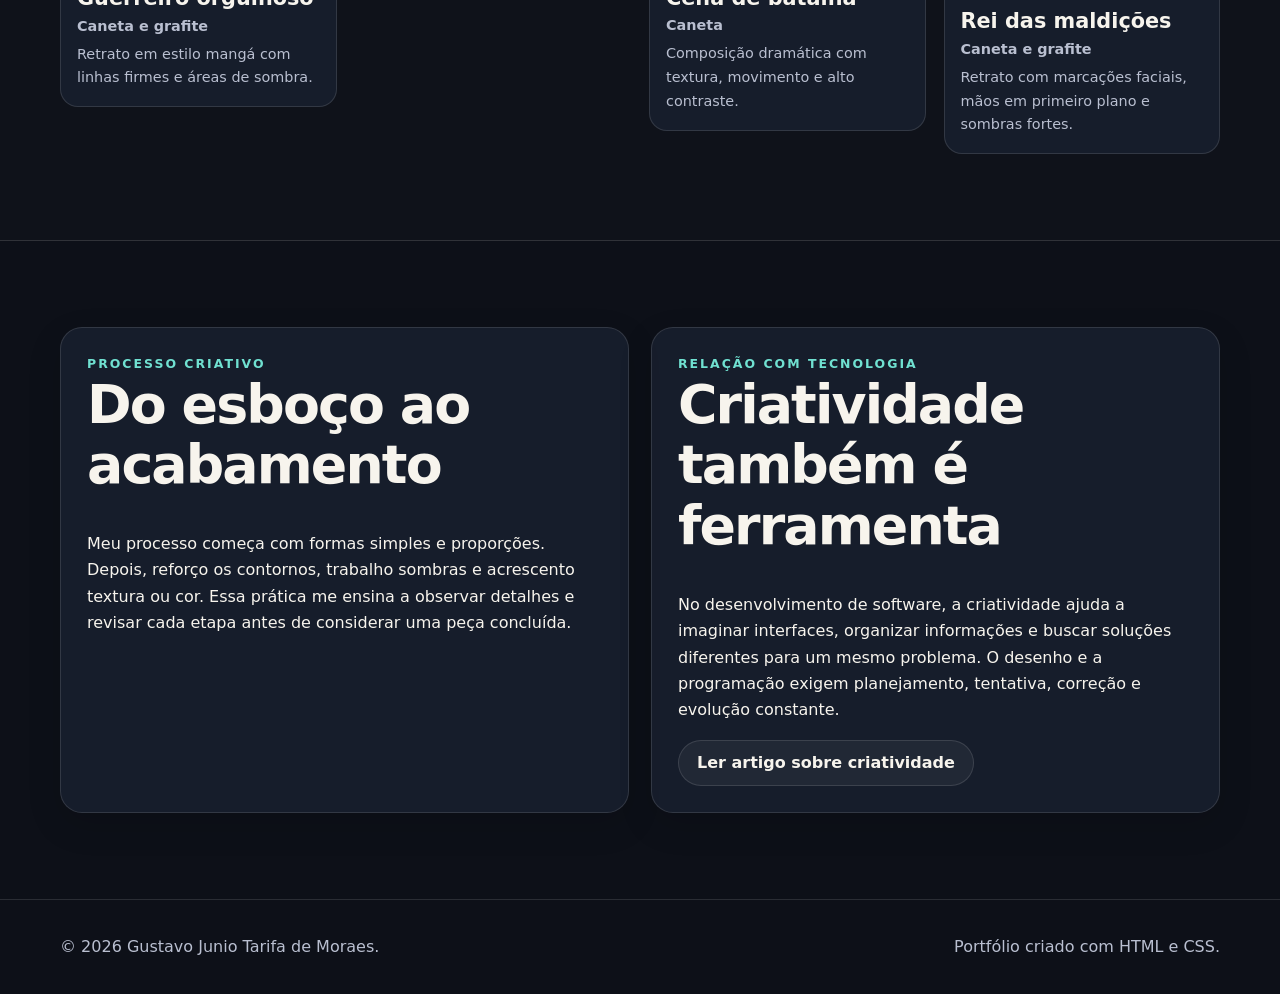
<file: desenhos.html>
<!DOCTYPE html>
<html lang="pt-BR">
<head>
  <meta charset="UTF-8">
  <meta name="viewport" content="width=device-width, initial-scale=1.0">
  <meta name="description" content="Galeria de desenhos de Gustavo Tarifa, com trabalhos em grafite, caneta, lápis de cor e arte digital.">
  <title>Galeria de desenhos | Gustavo Tarifa</title>
  <link rel="stylesheet" href="assets/css/style.css">
</head>
<body>
<a class="skip-link" href="#conteudo">Ir para o conteúdo</a>

<header class="site-header">
  <div class="container nav-wrap">
    <a class="brand" href="index.html"><span class="brand-mark">GT</span><span>Gustavo Tarifa</span></a>
    <nav class="nav-links" aria-label="Navegação principal">
      <a href="index.html#sobre">Sobre</a>
      <a href="index.html#tecnologias">Tecnologias</a>
      <a href="index.html#projetos">Projetos</a>
      <a href="desenhos.html">Desenhos</a>
      <a href="blog.html">Blog</a>
      <a href="index.html#contato">Contato</a>
    </nav>
  </div>
</header>
<main id="conteudo">

<section class="page-hero">
  <div class="container">
    <div class="breadcrumb"><a href="index.html">Início</a> / Galeria de desenhos</div>
    <div class="kicker">Autenticidade</div>
    <h1>Galeria de <span class="highlight">desenhos</span></h1>
    <p class="lead">Uma seleção de 19 trabalhos feitos em caderno e em meio digital. São estudos inspirados em personagens, retratos e cenas de ação, produzidos com grafite, caneta e lápis de cor.</p>
  </div>
</section>
<section class="section section-soft">
  <div class="container">
    <div class="art-gallery"><article class="art-card">
  <a href="assets/imagens/desenhos/desenho-01.jpg" target="_blank" title="Abrir imagem em tamanho maior">
    <img src="assets/imagens/desenhos/desenho-01.jpg" alt="Chapéu de palha - desenho de Gustavo Tarifa" loading="lazy">
  </a>
  <div class="art-info"><h3>Chapéu de palha</h3><p><strong>Grafite</strong></p><p>Estudo de expressão, volume e sombreamento inspirado em anime.</p></div>
</article><article class="art-card">
  <a href="assets/imagens/desenhos/desenho-02.jpg" target="_blank" title="Abrir imagem em tamanho maior">
    <img src="assets/imagens/desenhos/desenho-02.jpg" alt="Retrato feminino - desenho de Gustavo Tarifa" loading="lazy">
  </a>
  <div class="art-info"><h3>Retrato feminino</h3><p><strong>Grafite</strong></p><p>Retrato com foco em cabelos, olhos e construção de luz e sombra.</p></div>
</article><article class="art-card">
  <a href="assets/imagens/desenhos/desenho-03.jpg" target="_blank" title="Abrir imagem em tamanho maior">
    <img src="assets/imagens/desenhos/desenho-03.jpg" alt="Herói aracnídeo - desenho de Gustavo Tarifa" loading="lazy">
  </a>
  <div class="art-info"><h3>Herói aracnídeo</h3><p><strong>Lápis de cor</strong></p><p>Ilustração colorida com atenção às formas do uniforme e contraste.</p></div>
</article><article class="art-card">
  <a href="assets/imagens/desenhos/desenho-04.jpg" target="_blank" title="Abrir imagem em tamanho maior">
    <img src="assets/imagens/desenhos/desenho-04.jpg" alt="Máscara sombria - desenho de Gustavo Tarifa" loading="lazy">
  </a>
  <div class="art-info"><h3>Máscara sombria</h3><p><strong>Caneta e grafite</strong></p><p>Estudo de contraste forte, linhas marcadas e composição em preto e branco.</p></div>
</article><article class="art-card">
  <a href="assets/imagens/desenhos/desenho-05.jpg" target="_blank" title="Abrir imagem em tamanho maior">
    <img src="assets/imagens/desenhos/desenho-05.jpg" alt="Guerreiro orgulhoso - desenho de Gustavo Tarifa" loading="lazy">
  </a>
  <div class="art-info"><h3>Guerreiro orgulhoso</h3><p><strong>Caneta e grafite</strong></p><p>Retrato em estilo mangá com linhas firmes e áreas de sombra.</p></div>
</article><article class="art-card">
  <a href="assets/imagens/desenhos/desenho-06.jpg" target="_blank" title="Abrir imagem em tamanho maior">
    <img src="assets/imagens/desenhos/desenho-06.jpg" alt="Aranha negra - desenho de Gustavo Tarifa" loading="lazy">
  </a>
  <div class="art-info"><h3>Aranha negra</h3><p><strong>Grafite e caneta</strong></p><p>Composição de personagem em pose dinâmica sobre um ponto de apoio.</p></div>
</article><article class="art-card">
  <a href="assets/imagens/desenhos/desenho-07.jpg" target="_blank" title="Abrir imagem em tamanho maior">
    <img src="assets/imagens/desenhos/desenho-07.jpg" alt="Liberdade em cores - desenho de Gustavo Tarifa" loading="lazy">
  </a>
  <div class="art-info"><h3>Liberdade em cores</h3><p><strong>Lápis de cor</strong></p><p>Ilustração colorida com expressão intensa e efeitos de movimento.</p></div>
</article><article class="art-card">
  <a href="assets/imagens/desenhos/desenho-08.jpg" target="_blank" title="Abrir imagem em tamanho maior">
    <img src="assets/imagens/desenhos/desenho-08.jpg" alt="Espadachim em perfil - desenho de Gustavo Tarifa" loading="lazy">
  </a>
  <div class="art-info"><h3>Espadachim em perfil</h3><p><strong>Caneta e grafite</strong></p><p>Retrato lateral com contraste entre áreas claras e preenchimentos escuros.</p></div>
</article><article class="art-card">
  <a href="assets/imagens/desenhos/desenho-09.jpg" target="_blank" title="Abrir imagem em tamanho maior">
    <img src="assets/imagens/desenhos/desenho-09.jpg" alt="Guerreiro determinado - desenho de Gustavo Tarifa" loading="lazy">
  </a>
  <div class="art-info"><h3>Guerreiro determinado</h3><p><strong>Caneta e grafite</strong></p><p>Estudo de anatomia, expressão e contraste em preto e branco.</p></div>
</article><article class="art-card">
  <a href="assets/imagens/desenhos/desenho-10.jpg" target="_blank" title="Abrir imagem em tamanho maior">
    <img src="assets/imagens/desenhos/desenho-10.jpg" alt="Herói em movimento - desenho de Gustavo Tarifa" loading="lazy">
  </a>
  <div class="art-info"><h3>Herói em movimento</h3><p><strong>Lápis de cor</strong></p><p>Cena de ação com perspectiva, movimento e contraste entre vermelho e preto.</p></div>
</article><article class="art-card">
  <a href="assets/imagens/desenhos/desenho-11.jpg" target="_blank" title="Abrir imagem em tamanho maior">
    <img src="assets/imagens/desenhos/desenho-11.jpg" alt="Guerreiro dourado - desenho de Gustavo Tarifa" loading="lazy">
  </a>
  <div class="art-info"><h3>Guerreiro dourado</h3><p><strong>Arte digital</strong></p><p>Ilustração digital com cores vibrantes, luz e sombras estilizadas.</p></div>
</article><article class="art-card">
  <a href="assets/imagens/desenhos/desenho-12.jpg" target="_blank" title="Abrir imagem em tamanho maior">
    <img src="assets/imagens/desenhos/desenho-12.jpg" alt="Fusão de guerreiros - desenho de Gustavo Tarifa" loading="lazy">
  </a>
  <div class="art-info"><h3>Fusão de guerreiros</h3><p><strong>Caneta</strong></p><p>Line art com foco em anatomia, roupa e acabamento limpo.</p></div>
</article><article class="art-card">
  <a href="assets/imagens/desenhos/desenho-13.jpg" target="_blank" title="Abrir imagem em tamanho maior">
    <img src="assets/imagens/desenhos/desenho-13.jpg" alt="Retrato em grafite - desenho de Gustavo Tarifa" loading="lazy">
  </a>
  <div class="art-info"><h3>Retrato em grafite</h3><p><strong>Grafite</strong></p><p>Estudo de rosto, cabelo e expressão com sombreamento suave.</p></div>
</article><article class="art-card">
  <a href="assets/imagens/desenhos/desenho-14.jpg" target="_blank" title="Abrir imagem em tamanho maior">
    <img src="assets/imagens/desenhos/desenho-14.jpg" alt="Cena de batalha - desenho de Gustavo Tarifa" loading="lazy">
  </a>
  <div class="art-info"><h3>Cena de batalha</h3><p><strong>Caneta</strong></p><p>Composição dramática com textura, movimento e alto contraste.</p></div>
</article><article class="art-card">
  <a href="assets/imagens/desenhos/desenho-15.jpg" target="_blank" title="Abrir imagem em tamanho maior">
    <img src="assets/imagens/desenhos/desenho-15.jpg" alt="Pirata cirurgião - desenho de Gustavo Tarifa" loading="lazy">
  </a>
  <div class="art-info"><h3>Pirata cirurgião</h3><p><strong>Grafite</strong></p><p>Retrato com variações de pressão do lápis e construção de tecido.</p></div>
</article><article class="art-card">
  <a href="assets/imagens/desenhos/desenho-16.jpg" target="_blank" title="Abrir imagem em tamanho maior">
    <img src="assets/imagens/desenhos/desenho-16.jpg" alt="Espadachim - desenho de Gustavo Tarifa" loading="lazy">
  </a>
  <div class="art-info"><h3>Espadachim</h3><p><strong>Grafite</strong></p><p>Estudo de rosto, cicatriz, acessórios e profundidade por hachuras.</p></div>
</article><article class="art-card">
  <a href="assets/imagens/desenhos/desenho-17.jpg" target="_blank" title="Abrir imagem em tamanho maior">
    <img src="assets/imagens/desenhos/desenho-17.jpg" alt="Transformação sorridente - desenho de Gustavo Tarifa" loading="lazy">
  </a>
  <div class="art-info"><h3>Transformação sorridente</h3><p><strong>Grafite</strong></p><p>Expressão exagerada e linhas de movimento inspiradas em mangá.</p></div>
</article><article class="art-card">
  <a href="assets/imagens/desenhos/desenho-18.jpg" target="_blank" title="Abrir imagem em tamanho maior">
    <img src="assets/imagens/desenhos/desenho-18.jpg" alt="Feiticeiro de olhos azuis - desenho de Gustavo Tarifa" loading="lazy">
  </a>
  <div class="art-info"><h3>Feiticeiro de olhos azuis</h3><p><strong>Caneta e lápis de cor</strong></p><p>Retrato com acabamento em preto e destaque pontual de cor.</p></div>
</article><article class="art-card">
  <a href="assets/imagens/desenhos/desenho-19.jpg" target="_blank" title="Abrir imagem em tamanho maior">
    <img src="assets/imagens/desenhos/desenho-19.jpg" alt="Rei das maldições - desenho de Gustavo Tarifa" loading="lazy">
  </a>
  <div class="art-info"><h3>Rei das maldições</h3><p><strong>Caneta e grafite</strong></p><p>Retrato com marcações faciais, mãos em primeiro plano e sombras fortes.</p></div>
</article></div>
  </div>
</section>
<section class="section">
  <div class="container grid-2">
    <article class="card"><div class="kicker">Processo criativo</div><h2>Do esboço ao acabamento</h2><p>Meu processo começa com formas simples e proporções. Depois, reforço os contornos, trabalho sombras e acrescento textura ou cor. Essa prática me ensina a observar detalhes e revisar cada etapa antes de considerar uma peça concluída.</p></article>
    <article class="card"><div class="kicker">Relação com tecnologia</div><h2>Criatividade também é ferramenta</h2><p>No desenvolvimento de software, a criatividade ajuda a imaginar interfaces, organizar informações e buscar soluções diferentes para um mesmo problema. O desenho e a programação exigem planejamento, tentativa, correção e evolução constante.</p><a class="btn btn-secondary" href="artigo-criatividade.html">Ler artigo sobre criatividade</a></article>
  </div>
</section>

</main>

<footer class="footer">
  <div class="container footer-grid">
    <span>© 2026 Gustavo Junio Tarifa de Moraes.</span>
    <span>Portfólio criado com HTML e CSS.</span>
  </div>
</footer>
</body>
</html>
</file>
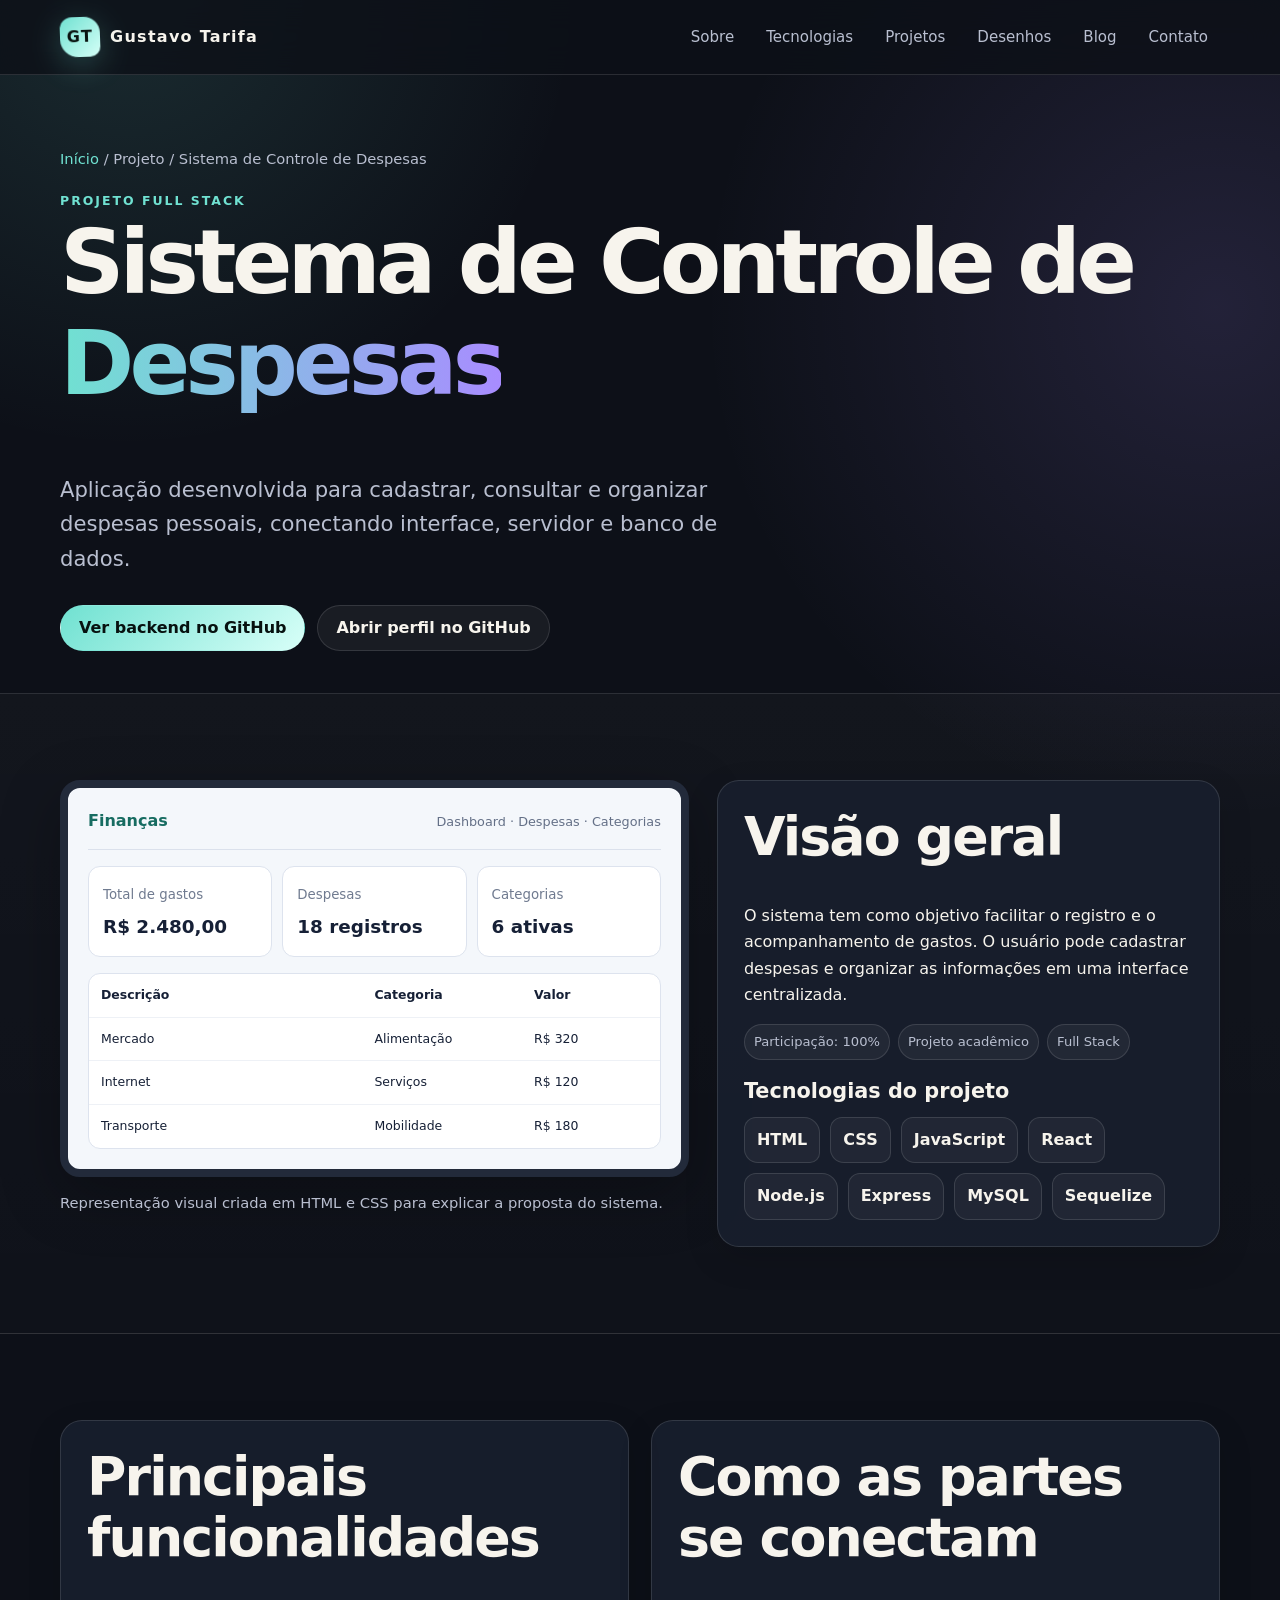
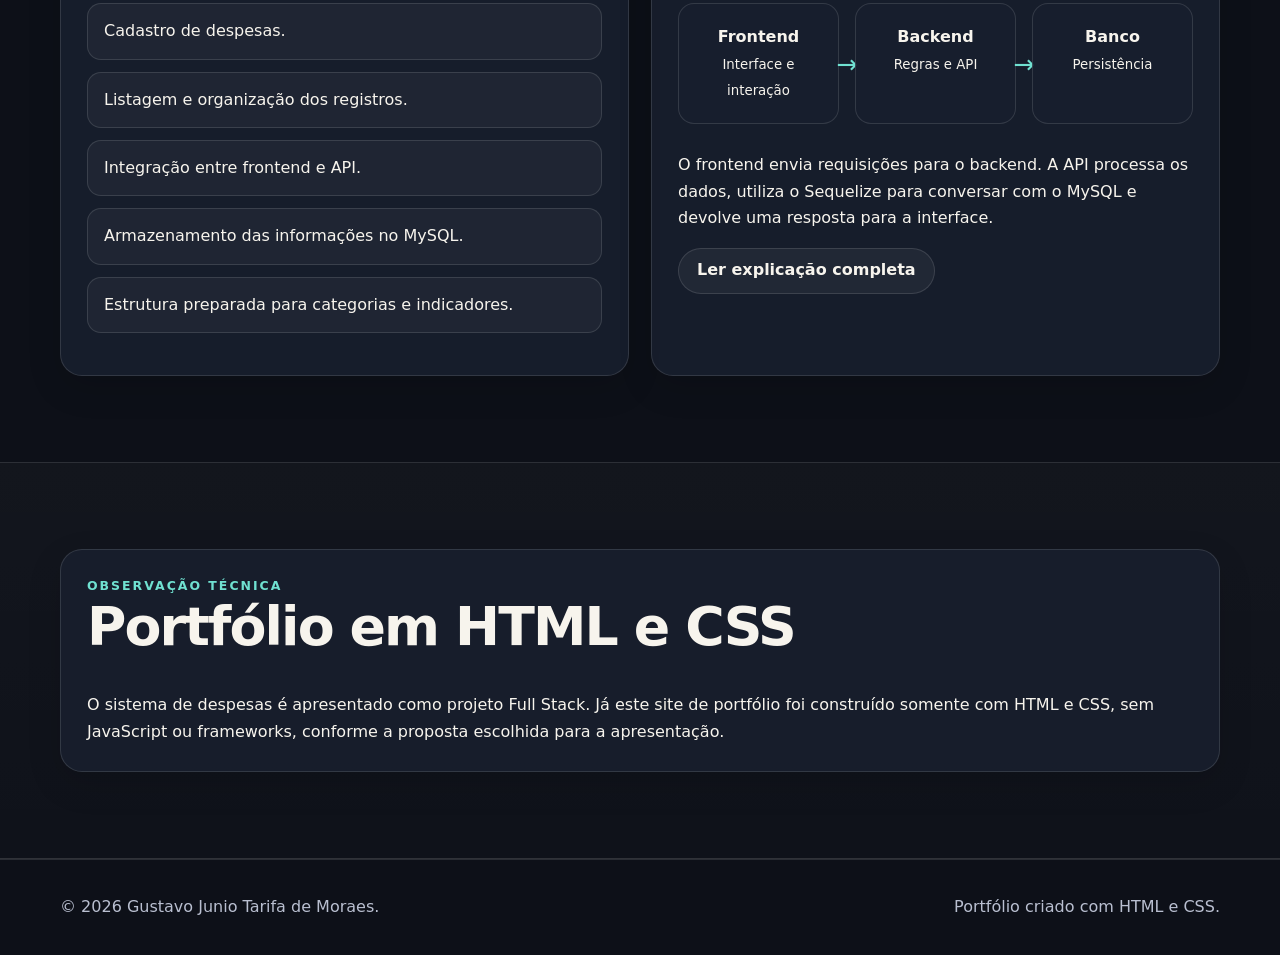
<file: projeto-despesas.html>
<!DOCTYPE html>
<html lang="pt-BR">
<head>
  <meta charset="UTF-8">
  <meta name="viewport" content="width=device-width, initial-scale=1.0">
  <meta name="description" content="Página do projeto Full Stack de controle de despesas desenvolvido por Gustavo Tarifa.">
  <title>Sistema de Controle de Despesas | Gustavo Tarifa</title>
  <link rel="stylesheet" href="assets/css/style.css">
</head>
<body>
<a class="skip-link" href="#conteudo">Ir para o conteúdo</a>

<header class="site-header">
  <div class="container nav-wrap">
    <a class="brand" href="index.html"><span class="brand-mark">GT</span><span>Gustavo Tarifa</span></a>
    <nav class="nav-links" aria-label="Navegação principal">
      <a href="index.html#sobre">Sobre</a>
      <a href="index.html#tecnologias">Tecnologias</a>
      <a href="index.html#projetos">Projetos</a>
      <a href="desenhos.html">Desenhos</a>
      <a href="blog.html">Blog</a>
      <a href="index.html#contato">Contato</a>
    </nav>
  </div>
</header>
<main id="conteudo">

<section class="page-hero">
  <div class="container">
    <div class="breadcrumb"><a href="index.html">Início</a> / Projeto / Sistema de Controle de Despesas</div>
    <div class="kicker">Projeto Full Stack</div>
    <h1>Sistema de Controle de <span class="highlight">Despesas</span></h1>
    <p class="lead">Aplicação desenvolvida para cadastrar, consultar e organizar despesas pessoais, conectando interface, servidor e banco de dados.</p>
    <div class="button-row"><a class="btn btn-primary" href="https://github.com/gustavojtm609-lgtm/trabalho-despesas-backend" target="_blank" rel="noopener">Ver backend no GitHub</a><a class="btn btn-secondary" href="https://github.com/gustavojtm609-lgtm" target="_blank" rel="noopener">Abrir perfil no GitHub</a></div>
  </div>
</section>
<section class="section section-soft">
  <div class="container project-detail-grid">
    <div>
      <div class="dashboard-large" aria-label="Representação visual do dashboard do sistema">
        <div class="dash-head"><span class="dash-logo">Finanças</span><span class="dash-nav">Dashboard · Despesas · Categorias</span></div>
        <div class="dash-cards"><div class="dash-card"><small>Total de gastos</small><strong>R$ 2.480,00</strong></div><div class="dash-card"><small>Despesas</small><strong>18 registros</strong></div><div class="dash-card"><small>Categorias</small><strong>6 ativas</strong></div></div>
        <div class="dash-list"><div class="dash-item"><strong>Descrição</strong><strong>Categoria</strong><strong>Valor</strong></div><div class="dash-item"><span>Mercado</span><span>Alimentação</span><span>R$ 320</span></div><div class="dash-item"><span>Internet</span><span>Serviços</span><span>R$ 120</span></div><div class="dash-item"><span>Transporte</span><span>Mobilidade</span><span>R$ 180</span></div></div>
      </div>
      <p class="note">Representação visual criada em HTML e CSS para explicar a proposta do sistema.</p>
    </div>
    <article class="card">
      <h2>Visão geral</h2>
      <p>O sistema tem como objetivo facilitar o registro e o acompanhamento de gastos. O usuário pode cadastrar despesas e organizar as informações em uma interface centralizada.</p>
      <div class="meta"><span>Participação: 100%</span><span>Projeto acadêmico</span><span>Full Stack</span></div>
      <h3>Tecnologias do projeto</h3>
      <div class="tech-cloud"><span class="tech">HTML</span><span class="tech">CSS</span><span class="tech">JavaScript</span><span class="tech">React</span><span class="tech">Node.js</span><span class="tech">Express</span><span class="tech">MySQL</span><span class="tech">Sequelize</span></div>
    </article>
  </div>
</section>
<section class="section">
  <div class="container grid-2">
    <article class="card"><h2>Principais funcionalidades</h2><ul class="feature-list"><li>Cadastro de despesas.</li><li>Listagem e organização dos registros.</li><li>Integração entre frontend e API.</li><li>Armazenamento das informações no MySQL.</li><li>Estrutura preparada para categorias e indicadores.</li></ul></article>
    <article class="card"><h2>Como as partes se conectam</h2><div class="code-flow"><div class="flow-box"><strong>Frontend</strong><br><small>Interface e interação</small></div><div class="flow-box"><strong>Backend</strong><br><small>Regras e API</small></div><div class="flow-box"><strong>Banco</strong><br><small>Persistência</small></div></div><p>O frontend envia requisições para o backend. A API processa os dados, utiliza o Sequelize para conversar com o MySQL e devolve uma resposta para a interface.</p><a class="btn btn-secondary" href="artigo-fullstack.html">Ler explicação completa</a></article>
  </div>
</section>
<section class="section section-soft">
  <div class="container"><article class="card"><div class="kicker">Observação técnica</div><h2>Portfólio em HTML e CSS</h2><p>O sistema de despesas é apresentado como projeto Full Stack. Já este site de portfólio foi construído somente com HTML e CSS, sem JavaScript ou frameworks, conforme a proposta escolhida para a apresentação.</p></article></div>
</section>

</main>

<footer class="footer">
  <div class="container footer-grid">
    <span>© 2026 Gustavo Junio Tarifa de Moraes.</span>
    <span>Portfólio criado com HTML e CSS.</span>
  </div>
</footer>
</body>
</html>
</file>
<file: assets/css/style.css>
:root {
  --bg: #0d1018;
  --bg-soft: #141927;
  --card: rgba(25, 31, 46, .88);
  --paper: #f3eee4;
  --text: #f7f4ed;
  --muted: #b9bfd0;
  --accent: #70e1d1;
  --accent-2: #a88cff;
  --accent-3: #ff746c;
  --line: rgba(255,255,255,.12);
  --shadow: 0 18px 60px rgba(0,0,0,.28);
  --radius: 22px;
  --max: 1160px;
}
* { box-sizing: border-box; }
html { scroll-behavior: smooth; }
body {
  margin: 0;
  font-family: Inter, ui-sans-serif, system-ui, -apple-system, BlinkMacSystemFont, "Segoe UI", sans-serif;
  color: var(--text);
  background:
    radial-gradient(circle at 10% 0%, rgba(112,225,209,.13), transparent 28rem),
    radial-gradient(circle at 95% 12%, rgba(168,140,255,.14), transparent 32rem),
    var(--bg);
  line-height: 1.65;
}
a { color: inherit; }
img { max-width: 100%; display: block; }
.container { width: min(var(--max), calc(100% - 40px)); margin-inline: auto; }
.skip-link { position: absolute; left: -999px; top: 0; background: var(--accent); color:#07110f; padding: 8px 12px; z-index: 999; }
.skip-link:focus { left: 12px; top: 12px; }
.site-header { position: sticky; top: 0; z-index: 30; background: rgba(13,16,24,.82); backdrop-filter: blur(16px); border-bottom: 1px solid var(--line); }
.nav-wrap { min-height: 74px; display: flex; align-items: center; justify-content: space-between; gap: 24px; }
.brand { text-decoration: none; font-weight: 900; letter-spacing: .08em; display:flex; align-items:center; gap:10px; }
.brand-mark { width: 40px; height: 40px; display:grid; place-items:center; border-radius: 12px 16px 10px 18px; color:#091310; background: linear-gradient(135deg,var(--accent),#d5fff7); transform: rotate(-2deg); box-shadow:0 8px 30px rgba(112,225,209,.24); }
.nav-links { display:flex; flex-wrap:wrap; align-items:center; gap: 8px; }
.nav-links a { text-decoration:none; color:var(--muted); padding: 9px 12px; border-radius: 999px; font-size:.94rem; }
.nav-links a:hover, .nav-links a[aria-current="page"] { color:var(--text); background:rgba(255,255,255,.08); }
.hero { padding: 88px 0 66px; min-height: 76vh; display:grid; align-items:center; overflow:hidden; }
.hero-grid { display:grid; grid-template-columns: 1.08fr .92fr; align-items:center; gap:54px; }
.kicker { color:var(--accent); font-weight:800; letter-spacing:.16em; text-transform:uppercase; font-size:.78rem; }
h1,h2,h3 { line-height:1.13; margin:0 0 .65em; }
h1 { font-size:clamp(2.8rem,7vw,5.8rem); letter-spacing:-.055em; }
h2 { font-size:clamp(2rem,4.2vw,3.4rem); letter-spacing:-.035em; }
h3 { font-size:1.3rem; }
.lead { font-size:clamp(1.08rem,2vw,1.32rem); color:var(--muted); max-width: 680px; }
.highlight { background:linear-gradient(90deg,var(--accent),var(--accent-2)); -webkit-background-clip:text; background-clip:text; color:transparent; }
.button-row { display:flex; flex-wrap:wrap; gap:12px; margin-top:28px; }
.btn { display:inline-flex; align-items:center; justify-content:center; gap:8px; min-height:46px; padding:0 18px; border-radius:999px; text-decoration:none; font-weight:800; border:1px solid var(--line); transition:.2s ease; }
.btn-primary { color:#07110f; border-color:transparent; background:linear-gradient(135deg,var(--accent),#d8fff8); }
.btn-secondary { background:rgba(255,255,255,.05); }
.btn:hover { transform:translateY(-2px); box-shadow:0 12px 30px rgba(0,0,0,.2); }
.hero-art { position:relative; min-height:520px; }
.hero-art::before { content:""; position:absolute; inset:4% 5% 10% 4%; border:1px solid rgba(112,225,209,.3); border-radius:52% 48% 45% 55% / 45% 55% 48% 52%; transform:rotate(7deg); }
.art-stack { position:absolute; inset:0; }
.art-stack img { position:absolute; width:58%; aspect-ratio:3/4; object-fit:cover; border-radius:20px; border:8px solid var(--paper); box-shadow:var(--shadow); }
.art-stack img:nth-child(1){ left:4%; top:8%; transform:rotate(-7deg); }
.art-stack img:nth-child(2){ right:2%; top:2%; transform:rotate(8deg); }
.art-stack img:nth-child(3){ left:23%; bottom:0; transform:rotate(2deg); }
.signature { position:absolute; right:3%; bottom:2%; font-family:"Segoe Script","Brush Script MT",cursive; font-size:2rem; color:var(--accent); transform:rotate(-8deg); }
.section { padding:86px 0; }
.section-soft { background:linear-gradient(180deg,rgba(255,255,255,.025),rgba(255,255,255,.008)); border-block:1px solid var(--line); }
.section-head { display:flex; align-items:end; justify-content:space-between; gap:30px; margin-bottom:34px; }
.section-head p { max-width:600px; color:var(--muted); margin:0; }
.grid-2 { display:grid; grid-template-columns:repeat(2,minmax(0,1fr)); gap:22px; }
.grid-3 { display:grid; grid-template-columns:repeat(3,minmax(0,1fr)); gap:22px; }
.card { background:var(--card); border:1px solid var(--line); border-radius:var(--radius); padding:26px; box-shadow:0 12px 34px rgba(0,0,0,.13); }
.card p:last-child { margin-bottom:0; }
.about-card { position:relative; overflow:hidden; }
.about-card::after { content:""; position:absolute; width:180px; height:180px; border:2px solid rgba(168,140,255,.18); border-radius:40% 60% 70% 30%; right:-70px; bottom:-90px; transform:rotate(25deg); }
.fact-list { display:grid; gap:14px; margin:0; padding:0; list-style:none; }
.fact-list li { display:grid; grid-template-columns:120px 1fr; gap:12px; padding-bottom:12px; border-bottom:1px dashed var(--line); }
.fact-list strong { color:var(--accent); }
.tech-cloud { display:flex; flex-wrap:wrap; gap:10px; }
.tech { padding:9px 12px; border:1px solid var(--line); border-radius:12px 16px 10px 14px; background:rgba(255,255,255,.045); font-weight:700; }
.project-card { overflow:hidden; padding:0; }
.project-visual { min-height:245px; background:linear-gradient(135deg,#172032,#0e1522); padding:22px; display:grid; place-items:center; }
.mini-dashboard { width:100%; max-width:500px; border:1px solid var(--line); background:#f5f7fb; color:#172033; border-radius:14px; padding:14px; transform:rotate(-1deg); box-shadow:0 20px 40px rgba(0,0,0,.24); }
.mini-top { display:flex; justify-content:space-between; align-items:center; margin-bottom:12px; font-weight:900; }
.mini-cards { display:grid; grid-template-columns:repeat(3,1fr); gap:8px; }
.mini-cards span { display:block; min-height:55px; background:#fff; border:1px solid #dde3ee; border-radius:8px; padding:8px; font-size:.72rem; }
.mini-row { height:10px; border-radius:999px; background:#d9e0ec; margin-top:9px; }
.mini-row:nth-child(2n){ width:82%; }
.project-body { padding:28px; }
.meta { display:flex; flex-wrap:wrap; gap:8px; margin:14px 0 20px; }
.meta span { font-size:.82rem; color:var(--muted); padding:6px 9px; background:rgba(255,255,255,.05); border-radius:999px; border:1px solid var(--line); }
.gallery-preview { display:grid; grid-template-columns:repeat(4,1fr); grid-auto-rows:170px; gap:12px; }
.gallery-preview a { border-radius:18px; overflow:hidden; border:1px solid var(--line); }
.gallery-preview img { width:100%; height:100%; object-fit:cover; transition:.28s ease; }
.gallery-preview a:hover img { transform:scale(1.045); }
.gallery-preview a:first-child { grid-column:span 2; grid-row:span 2; }
.timeline { border-left:2px solid rgba(112,225,209,.34); padding-left:26px; display:grid; gap:28px; }
.timeline article { position:relative; }
.timeline article::before { content:""; position:absolute; width:12px; height:12px; border-radius:50%; background:var(--accent); left:-33px; top:7px; box-shadow:0 0 0 6px rgba(112,225,209,.1); }
.timeline .date { color:var(--accent); font-size:.86rem; font-weight:800; letter-spacing:.08em; text-transform:uppercase; }
.contact-grid { display:grid; grid-template-columns:1.1fr .9fr; gap:22px; }
.contact-link { display:flex; align-items:center; justify-content:space-between; gap:16px; text-decoration:none; padding:17px 0; border-bottom:1px solid var(--line); color:var(--muted); }
.contact-link:hover { color:var(--accent); }
.note { color:var(--muted); font-size:.92rem; }
.page-hero { padding:72px 0 42px; }
.breadcrumb { color:var(--muted); font-size:.92rem; margin-bottom:20px; }
.breadcrumb a { color:var(--accent); text-decoration:none; }
.art-gallery { columns:4 240px; column-gap:18px; }
.art-card { break-inside:avoid; margin:0 0 18px; background:var(--card); border:1px solid var(--line); border-radius:18px; overflow:hidden; }
.art-card a { display:block; overflow:hidden; background:#0a0d14; }
.art-card img { width:100%; height:auto; transition:.25s ease; }
.art-card:hover img { transform:scale(1.018); }
.art-info { padding:16px; }
.art-info h3 { margin-bottom:4px; }
.art-info p { color:var(--muted); margin:4px 0 0; font-size:.9rem; }
.article { max-width:820px; }
.article p, .article li { color:#d5d9e4; }
.article h2 { font-size:2rem; margin-top:1.8em; }
.article blockquote { margin:28px 0; padding:20px 24px; border-left:4px solid var(--accent); background:rgba(112,225,209,.07); border-radius:0 14px 14px 0; color:var(--text); }
.code-flow { display:grid; grid-template-columns:repeat(3,1fr); gap:16px; margin:28px 0; }
.flow-box { text-align:center; padding:20px; background:var(--card); border:1px solid var(--line); border-radius:16px; position:relative; }
.flow-box:not(:last-child)::after { content:"→"; position:absolute; right:-20px; top:50%; transform:translateY(-50%); color:var(--accent); font-size:1.6rem; }
.project-detail-grid { display:grid; grid-template-columns:1fr .8fr; gap:28px; align-items:start; }
.feature-list { display:grid; gap:12px; padding:0; list-style:none; }
.feature-list li { padding:14px 16px; background:rgba(255,255,255,.04); border:1px solid var(--line); border-radius:14px; }
.dashboard-large { background:#f4f7fb; color:#162036; border-radius:20px; padding:20px; border:8px solid #222a3a; box-shadow:var(--shadow); }
.dash-head { display:flex; justify-content:space-between; align-items:center; gap:12px; border-bottom:1px solid #dbe1ec; padding-bottom:14px; }
.dash-logo { font-weight:900; color:#176c61; }
.dash-nav { font-size:.8rem; color:#647087; }
.dash-cards { display:grid; grid-template-columns:repeat(3,1fr); gap:10px; margin:16px 0; }
.dash-card { padding:14px; border-radius:12px; background:#fff; border:1px solid #dde3ee; }
.dash-card small { color:#707b90; }
.dash-card strong { display:block; font-size:1.15rem; margin-top:5px; }
.dash-list { background:#fff; border:1px solid #dde3ee; border-radius:12px; overflow:hidden; }
.dash-item { display:grid; grid-template-columns:1.4fr .8fr .6fr; gap:8px; padding:11px 12px; border-bottom:1px solid #eef1f6; font-size:.78rem; }
.dash-item:last-child { border-bottom:0; }
.footer { padding:34px 0; border-top:1px solid var(--line); color:var(--muted); }
.footer-grid { display:flex; justify-content:space-between; align-items:center; gap:20px; flex-wrap:wrap; }
.footer a { color:var(--accent); text-decoration:none; }
@media (max-width: 880px) {
  .hero-grid, .contact-grid, .project-detail-grid { grid-template-columns:1fr; }
  .hero { padding-top:58px; }
  .hero-art { min-height:440px; max-width:600px; width:100%; margin-inline:auto; }
  .grid-3 { grid-template-columns:1fr 1fr; }
  .nav-wrap { align-items:flex-start; padding:14px 0; }
  .nav-links { justify-content:flex-end; }
  .code-flow { grid-template-columns:1fr; }
  .flow-box:not(:last-child)::after { content:"↓"; right:auto; left:50%; top:auto; bottom:-26px; transform:translateX(-50%); }
}
@media (max-width: 620px) {
  .container { width:min(var(--max),calc(100% - 26px)); }
  .nav-wrap { display:block; }
  .brand { margin-bottom:12px; }
  .nav-links { justify-content:flex-start; gap:4px; }
  .nav-links a { padding:7px 9px; font-size:.86rem; }
  .hero { min-height:auto; }
  .hero-art { min-height:340px; }
  .art-stack img { border-width:5px; }
  .section { padding:64px 0; }
  .grid-2, .grid-3 { grid-template-columns:1fr; }
  .gallery-preview { grid-template-columns:1fr 1fr; grid-auto-rows:130px; }
  .gallery-preview a:first-child { grid-column:span 2; }
  .fact-list li { grid-template-columns:1fr; gap:2px; }
  .section-head { display:block; }
  .dash-cards { grid-template-columns:1fr; }
}
</file>
